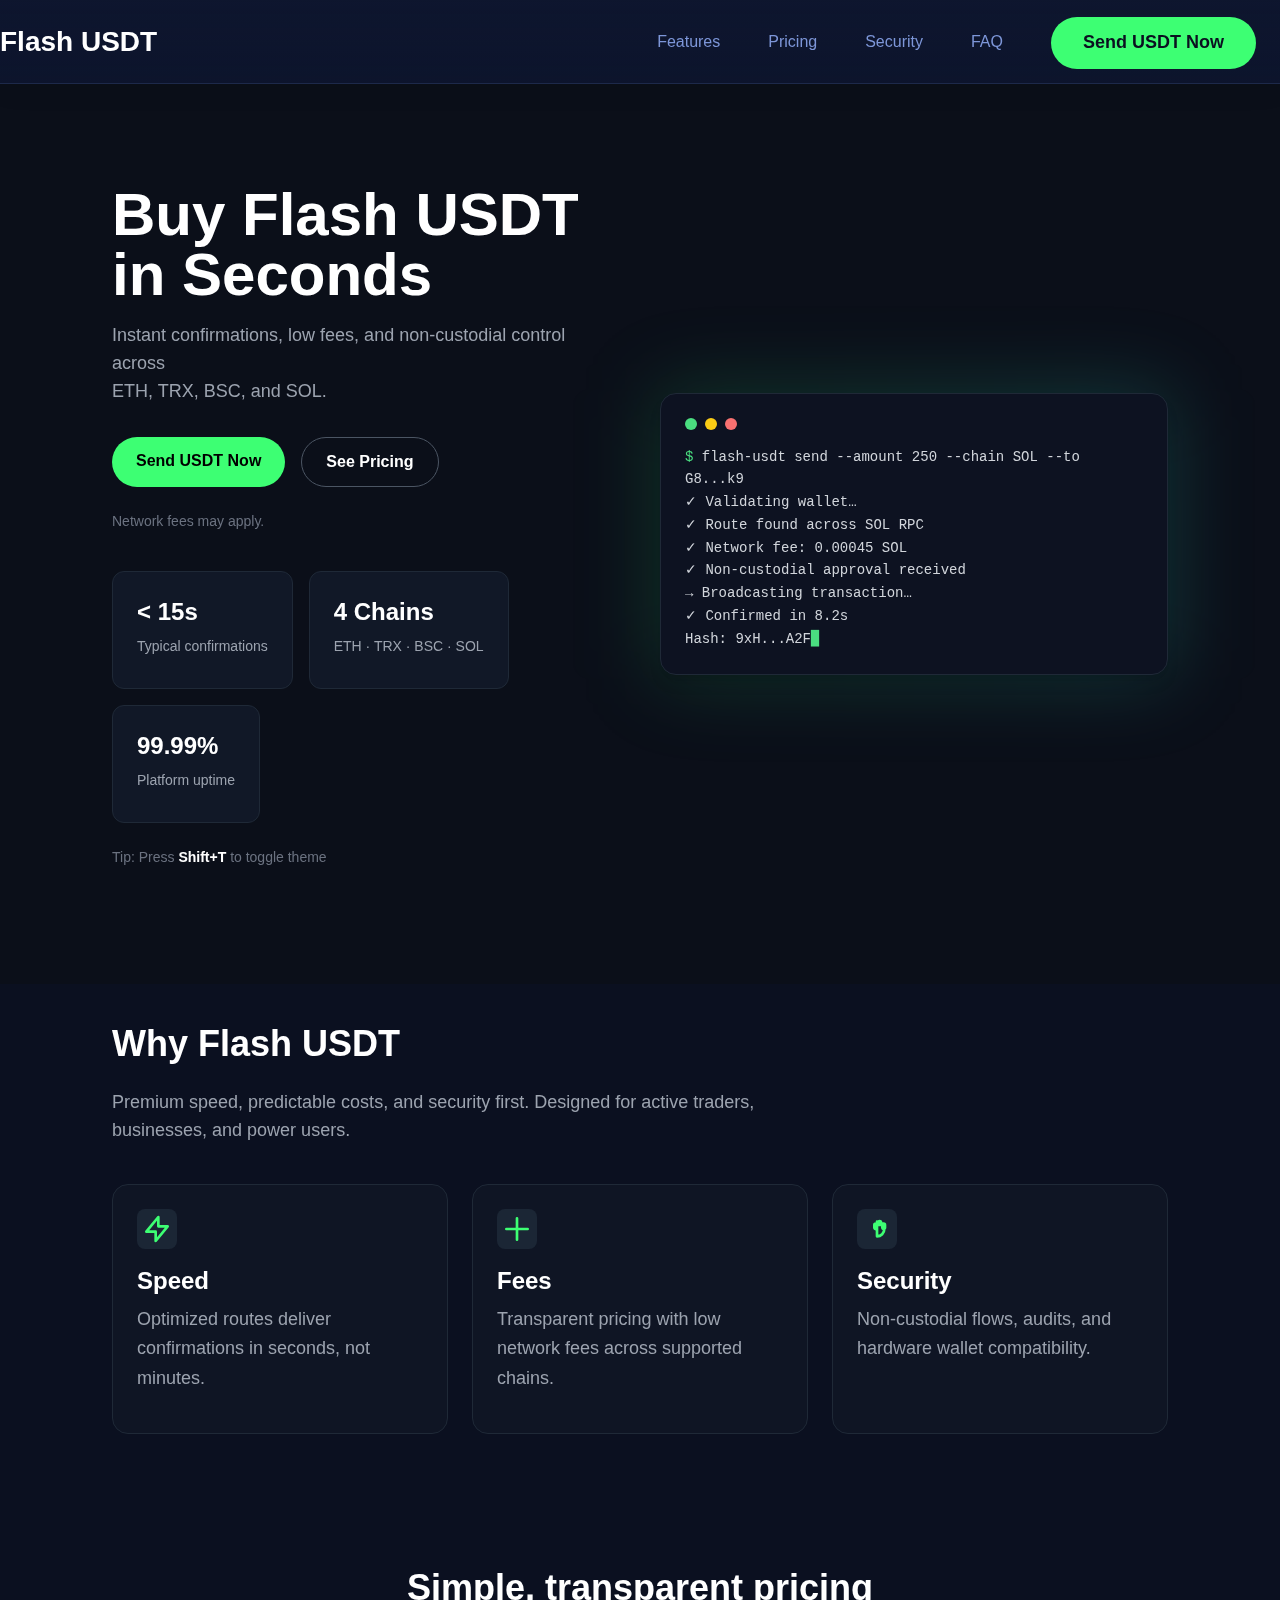
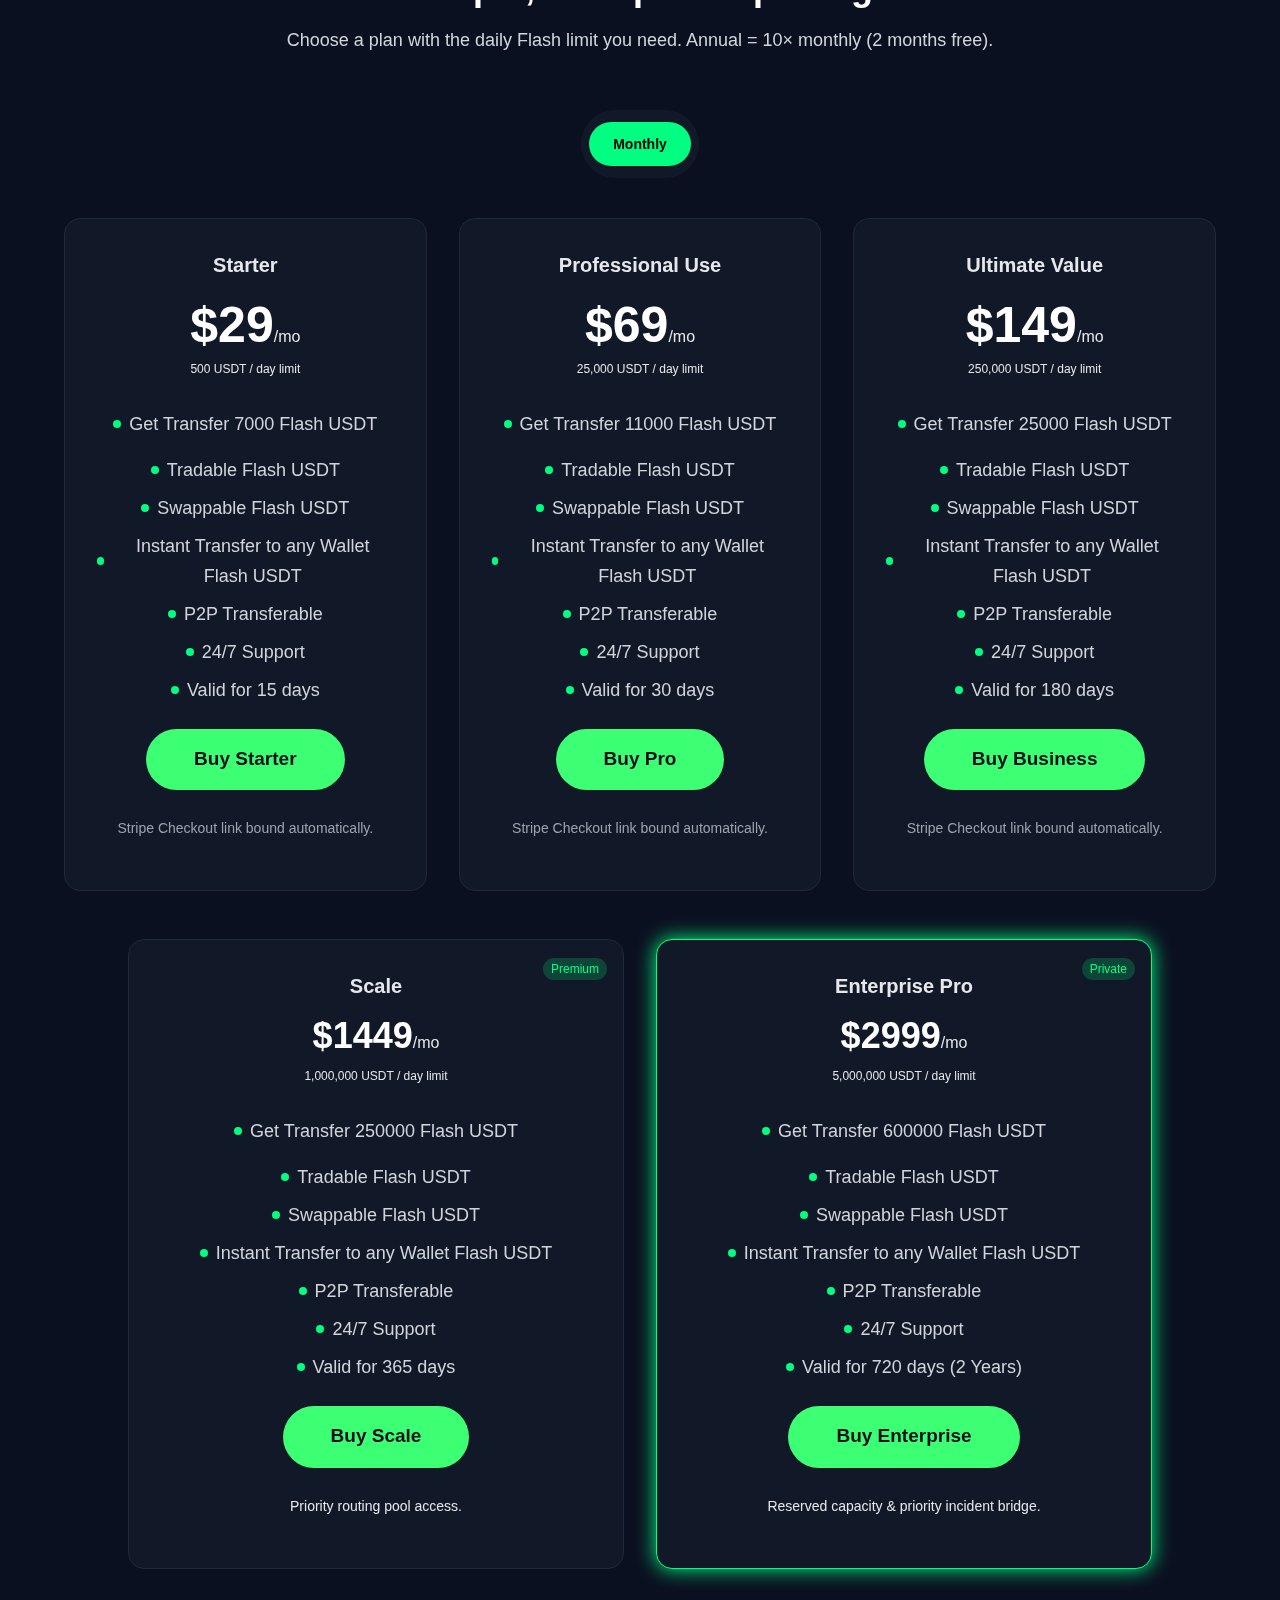
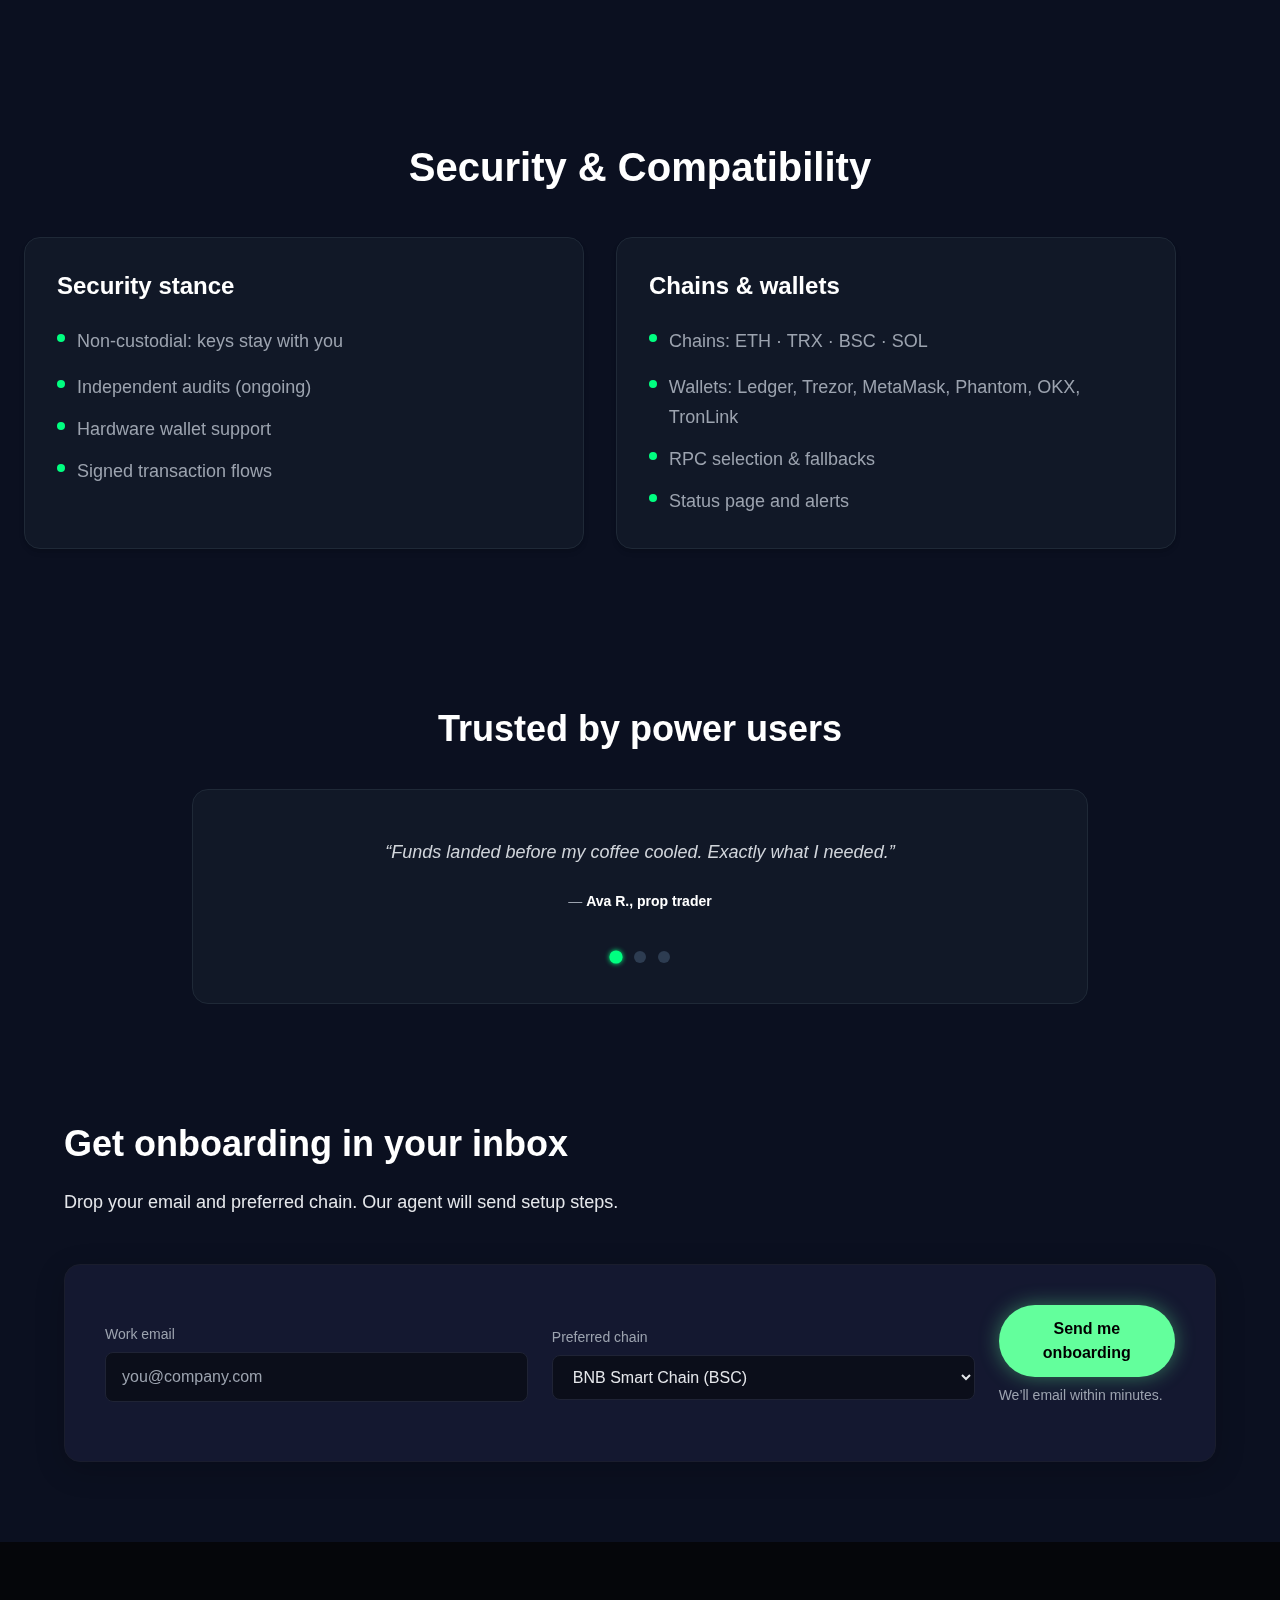
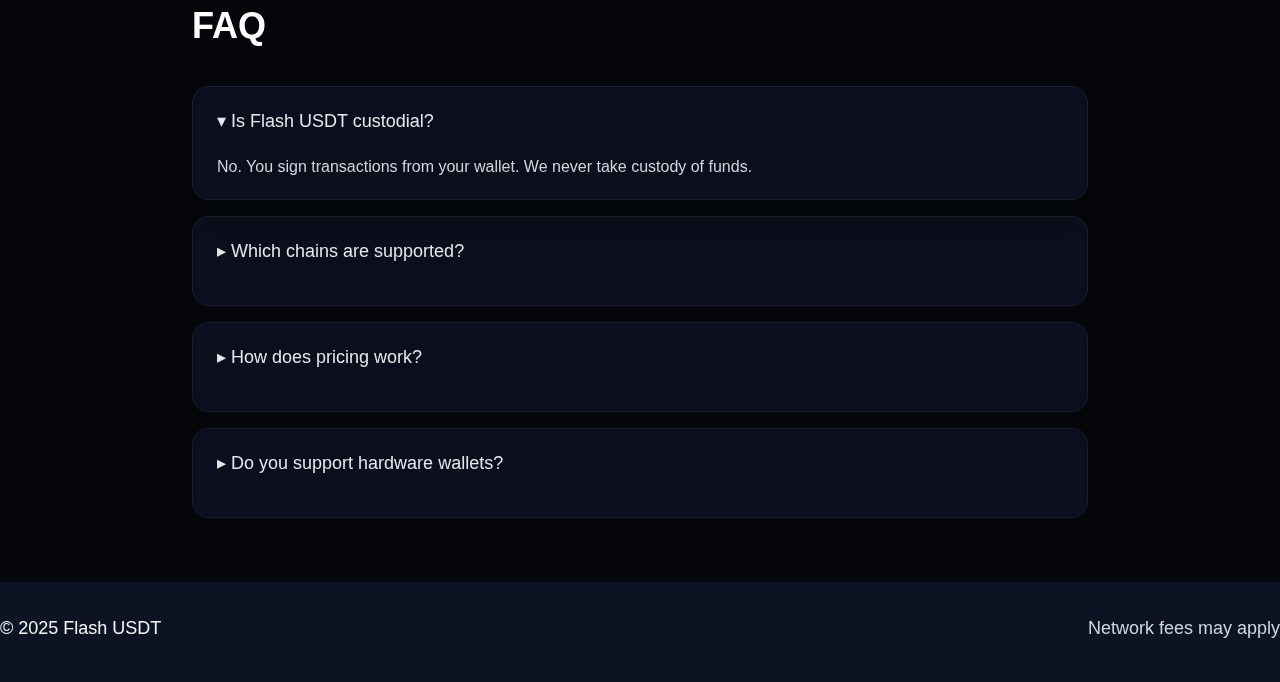
<file: index.html>
<!DOCTYPE html><!--Ry6g_lUYR2uHKpRSik1l8-->
<html lang="en">
<!-- Mirrored from www.flash-xchange.com/ by HTTrack Website Copier/3.x [XR&CO'2014], Tue, 11 Nov 2025 06:37:03 GMT -->
<!-- Added by HTTrack -->
<meta http-equiv="content-type" content="text/html;charset=utf-8" /><!-- /Added by HTTrack -->

<head>
    <meta charSet="utf-8" />
    <meta name="viewport" content="width=device-width, initial-scale=1" />
    <link rel="stylesheet" href="_next/static/css/cb708ec95b13aef3.css" data-precedence="next" />
    <link rel="preload" as="script" fetchPriority="low" href="_next/static/chunks/webpack-5694af5a2b225c90.js" />
    <script src="_next/static/chunks/4bd1b696-cf72ae8a39fa05aa.js" async=""></script>
    <script src="_next/static/chunks/964-7a34cadcb7695cec.js" async=""></script>
    <script src="_next/static/chunks/main-app-0f20f4d91de0a5c5.js" async=""></script>
    <script src="_next/static/chunks/5e22fd23-f1f41579e6a3462e.js" async=""></script>
    <script src="_next/static/chunks/53c13509-5e30c7432c4dfc0d.js" async=""></script>
    <script src="_next/static/chunks/8e1d74a4-4513b9864278ae0f.js" async=""></script>
    <script src="_next/static/chunks/874-437a265a67d6cfee.js" async=""></script>
    <script src="_next/static/chunks/766-41587ae232ab9347.js" async=""></script>
    <script src="_next/static/chunks/app/layout-b172a278f628d18c.js" async=""></script>
    <script src="_next/static/chunks/app/page-f7a3d9a439132f68.js" async=""></script>
    <link rel="icon" href="404" />
    <title>Flash USDT</title>
    <meta name="description" content="flash" />
    <link rel="icon" href="favicon.ico" type="image/x-icon" sizes="16x16" />
    <script src="_next/static/chunks/polyfills-42372ed130431b0a.js" noModule=""></script>
</head>

<body class="bg-[#0b1020]">
    <div hidden=""><!--$--><!--/$--></div>
    <header class="py-4 bg-white px-4 block md:hidden shadow-main-shadow header-gradient">
        <div class="flex items-center justify-between"><a href="index.html">
                <h4 class="text-white">Flash USDT</h4>
            </a>
            <div><svg stroke="currentColor" fill="currentColor" stroke-width="0" viewBox="0 0 512 512"
                    class="text-[32px] text-white" height="1em" width="1em" xmlns="http://www.w3.org/2000/svg">
                    <path
                        d="M0 96C0 78.3 14.3 64 32 64l384 0c17.7 0 32 14.3 32 32s-14.3 32-32 32L32 128C14.3 128 0 113.7 0 96zM64 256c0-17.7 14.3-32 32-32l384 0c17.7 0 32 14.3 32 32s-14.3 32-32 32L96 288c-17.7 0-32-14.3-32-32zM448 416c0 17.7-14.3 32-32 32L32 448c-17.7 0-32-14.3-32-32s14.3-32 32-32l384 0c17.7 0 32 14.3 32 32z">
                    </path>
                </svg></div>
        </div>
    </header>
    <header class="hidden md:block py-[10px] shadow-main-shadow header-gradient">
        <div class="container mx-auto">
            <div class="flex justify-between items-center"><a href="index.html">
                    <h4 class="text-white">Flash USDT</h4>
                </a>
                <div>
                    <ul class="flex items-center relative">
                        <li class="md:mx-4 lg:mx-6 mt-[16px] font-medium relative"><a
                                class="text-[#7d96d8] text-[16px] " href="#features">Features</a></li>
                        <li class="md:mx-4 lg:mx-6 mt-[16px] font-medium relative"><a
                                class="text-[#7d96d8] text-[16px] " href="#pricing">Pricing</a></li>
                        <li class="md:mx-4 lg:mx-6 mt-[16px] font-medium relative"><a
                                class="text-[#7d96d8] text-[16px] " href="#security">Security</a></li>
                        <li class="md:mx-4 lg:mx-6 mt-[16px] font-medium relative"><a
                                class="text-[#7d96d8] text-[16px] " href="#faq">FAQ</a></li>
                        <li class="md:mx-4 lg:mx-6 mt-[16px] font-medium relative"><a
                                class="text-[#7d96d8] text-[16px] btn btn-primary rounded-full !text-[#0b1020] font-semibold px-8 pt-[15px] pb-[17px] text-[18px]"
                                href="#pricing">Send USDT Now</a></li>
                    </ul>
                </div>
            </div>
        </div>
    </header>
    <main
        class="py-12 md:py-2 min-h-screen flex flex-col justify-center px-6 md:px-20 lg:px-28 bg-[#0B0F19] text-white transition-all duration-300">
        <div class="grid md:grid-cols-2 gap-10 items-center">
            <div>
                <h1 class="text-5xl md:text-6xl text-white font-extrabold leading-tight mb-4">Buy Flash USDT <br /> in
                    Seconds</h1>
                <p class="text-gray-400 text-lg mb-8">Instant confirmations, low fees, and non-custodial control
                    across<!-- --> <br />ETH, TRX, BSC, and SOL.</p>
                <div class="flex flex-wrap gap-4 mb-6"><a
                        class="bg-[#3DFF73] text-black font-semibold px-6 py-3 rounded-full hover:opacity-90 transition"
                        href="#pricing">Send USDT Now</a><button
                        class="border border-gray-600 text-white font-semibold px-6 py-3 rounded-full hover:bg-gray-800 transition">See
                        Pricing</button></div>
                <p class="text-sm text-gray-500 mb-10">Network fees may apply.</p>
                <div class="flex flex-wrap gap-4">
                    <div
                        class="bg-[#111827] border border-gray-800 rounded-xl px-6 py-4 flex flex-col items-start w-fit text-left">
                        <p class="text-2xl font-semibold text-white mb-0">&lt; 15s</p>
                        <p class="text-gray-400 text-sm text-left">Typical confirmations</p>
                    </div>
                    <div
                        class="bg-[#111827] border border-gray-800 rounded-xl px-6 py-4 flex flex-col items-start w-fit">
                        <p class="text-2xl font-semibold text-white mb-0">4 Chains</p>
                        <p class="text-gray-400 text-sm text-center">ETH · TRX · BSC · SOL</p>
                    </div>
                    <div
                        class="bg-[#111827] border border-gray-800 rounded-xl px-6 py-4 flex flex-col items-start w-fit">
                        <p class="text-2xl font-semibold text-white mb-0">99.99%</p>
                        <p class="text-gray-400 text-sm text-center">Platform uptime</p>
                    </div>
                </div>
                <p class="mt-6 text-gray-500 text-sm">Tip: Press <span class="font-semibold text-white">Shift+T</span>
                    <!-- -->to toggle theme</p>
            </div>
            <div class="relative mx-auto md:mx-0 w-full max-w-xl">
                <div class="absolute -inset-1 bg-gradient-to-r from-green-500/20 to-teal-400/20 blur-2xl rounded-2xl">
                </div>
                <div class="relative bg-[#0D1221] border border-gray-800 rounded-2xl shadow-lg p-5 md:p-6">
                    <div class="flex space-x-2 mb-4">
                        <div class="w-3 h-3 rounded-full bg-green-400"></div>
                        <div class="w-3 h-3 rounded-full bg-yellow-400"></div>
                        <div class="w-3 h-3 rounded-full bg-red-400"></div>
                    </div>
                    <pre class="text-sm leading-relaxed text-gray-300 font-mono whitespace-pre-wrap"><span class="text-green-400">$</span> flash-usdt send --amount 250 --chain SOL --to G8...k9<!-- -->
<!-- -->✓ Validating wallet…<!-- -->
<!-- -->✓ Route found across SOL RPC<!-- -->
<!-- -->✓ Network fee: 0.00045 SOL<!-- -->
<!-- -->✓ Non-custodial approval received<!-- -->
<!-- -->→ Broadcasting transaction…<!-- -->
<!-- -->✓ Confirmed in 8.2s<!-- -->
<!-- -->Hash: 9xH...A2F<span class="animate-pulse text-green-400">▊</span></pre>
                </div>
            </div>
        </div>
    </main>
    <section class="mt-10 px-6 md:px-20 lg:px-28 pb-20 mx-auto" id="features">
        <h2 class="text-3xl md:text-4xl font-bold mb-6 text-white">Why Flash USDT</h2>
        <p class="text-gray-400 text-lg mb-10 max-w-2xl">Premium speed, predictable costs, and security first. Designed
            for active traders, businesses, and power users.</p>
        <div class="grid md:grid-cols-3 gap-6">
            <div
                class="bg-[#111827]/70 border border-gray-800 rounded-2xl p-6 hover:border-gray-700 transition-all duration-300">
                <div class="bg-[#1B2635] w-10 h-10 flex items-center justify-center rounded-lg mb-4"><svg
                        xmlns="http://www.w3.org/2000/svg" fill="none" viewBox="0 0 24 24" stroke-width="2"
                        stroke="#3DFF73" class="w-8 h-8">
                        <path stroke-linecap="round" stroke-linejoin="round" d="M13 10V3L4 14h7v7l9-11h-7z"></path>
                    </svg></div>
                <h3 class="text-2xl font-semibold mb-2 text-white">Speed</h3>
                <p class="text-gray-400 text-lg leading-relaxed">Optimized routes deliver confirmations in seconds, not
                    minutes.</p>
            </div>
            <div
                class="bg-[#111827]/70 border border-gray-800 rounded-2xl p-6 hover:border-gray-700 transition-all duration-300">
                <div class="bg-[#1B2635] w-10 h-10 flex items-center justify-center rounded-lg mb-4"><svg
                        xmlns="http://www.w3.org/2000/svg" fill="none" viewBox="0 0 24 24" stroke-width="2"
                        stroke="#3DFF73" class="w-8 h-8">
                        <path stroke-linecap="round" stroke-linejoin="round" d="M12 4v16m8-8H4"></path>
                    </svg></div>
                <h3 class="text-2xl font-semibold mb-2 text-white">Fees</h3>
                <p class="text-gray-400 text-lg leading-relaxed">Transparent pricing with low network fees across
                    supported chains.</p>
            </div>
            <div
                class="bg-[#111827]/70 border border-gray-800 rounded-2xl p-6 hover:border-gray-700 transition-all duration-300">
                <div class="bg-[#1B2635] w-10 h-10 flex items-center justify-center rounded-lg mb-4"><svg
                        xmlns="http://www.w3.org/2000/svg" fill="none" viewBox="0 0 24 24" stroke-width="2"
                        stroke="#3DFF73" class="w-8 h-8">
                        <path stroke-linecap="round" stroke-linejoin="round"
                            d="M12 11c0 .38-.21.73-.55.9a.96.96 0 0 1-.95 0A1 1 0 0 1 10 11V9a1 1 0 0 1 1-1h2V7a1 1 0 1 1 2 0v1h2a1 1 0 0 1 1 1v2c0 .38-.21.73-.55.9a.96.96 0 0 1-.95 0A1 1 0 0 1 16 11V9h-4v2zM12 17.5a5.5 5.5 0 0 0 0-11v11z">
                        </path>
                    </svg></div>
                <h3 class="text-2xl font-semibold mb-2 text-white">Security</h3>
                <p class="text-gray-400 text-lg leading-relaxed">Non-custodial flows, audits, and hardware wallet
                    compatibility.</p>
            </div>
        </div>
    </section>
    <div class="py-12" id="pricing">
        <h1 class="text-center mb-3 text-white">Simple, transparent pricing</h1>
        <p class="text-center text-gray-300">Choose a plan with the daily Flash limit you need. Annual = 10× monthly (2
            months free).</p>
        <div class=" text-white flex flex-col items-center py-10 px-4">
            <div class="flex items-center space-x-4 bg-[#111827] rounded-full px-2 py-3 mb-10"><button
                    class="px-6 py-3 rounded-full text-sm font-medium transition-all duration-300 bg-[#00FF80] text-black py-3 font-semibold">Monthly</button>
            </div>
            <div class="grid grid-cols-1 lg:grid-cols-3 gap-8 max-w-6xl w-full">
                <div
                    class="bg-[#111827] border border-[#1F2937] rounded-2xl p-8 flex flex-col items-center text-center hover:border-[#00FF80] transition-all duration-300">
                    <h3 class="text-xl font-semibold text-gray-200 mb-6">Starter</h3>
                    <p class="text-[50px] text-white font-bold mb-1">$<!-- -->29<span
                            class="text-base font-normal text-gray-200">/mo</span></p>
                    <p class="text-xs text-gray-200 mb-6">500 USDT / day limit</p>
                    <ul class="text-sm space-y-2 mb-6 text-gray-300">
                        <li class="flex items-center text-gray-300 justify-center space-x-2"><span
                                class="w-2 h-2 bg-[#00FF80] rounded-full"></span><span>Get Transfer 7000 Flash
                                USDT</span></li>
                        <li class="flex items-center text-gray-300 justify-center space-x-2"><span
                                class="w-2 h-2 bg-[#00FF80] rounded-full"></span><span>Tradable Flash USDT</span></li>
                        <li class="flex items-center text-gray-300 justify-center space-x-2"><span
                                class="w-2 h-2 bg-[#00FF80] rounded-full"></span><span>Swappable Flash USDT</span></li>
                        <li class="flex items-center text-gray-300 justify-center space-x-2"><span
                                class="w-2 h-2 bg-[#00FF80] rounded-full"></span><span>Instant Transfer to any Wallet
                                Flash USDT</span></li>
                        <li class="flex items-center text-gray-300 justify-center space-x-2"><span
                                class="w-2 h-2 bg-[#00FF80] rounded-full"></span><span>P2P Transferable</span></li>
                        <li class="flex items-center text-gray-300 justify-center space-x-2"><span
                                class="w-2 h-2 bg-[#00FF80] rounded-full"></span><span>24/7 Support</span></li>
                        <li class="flex items-center text-gray-300 justify-center space-x-2"><span
                                class="w-2 h-2 bg-[#00FF80] rounded-full"></span><span>Valid for 15 days</span></li>
                    </ul><a class="btn btn-primary hover:bg-[#00cc66] transition" href="checkout-page.html">Buy
                        Starter</a>
                    <p class="text-[14px] text-gray-400 mt-6">Stripe Checkout link bound automatically.</p>
                </div>
                <div
                    class="bg-[#111827] border border-[#1F2937] rounded-2xl p-8 flex flex-col items-center text-center hover:border-[#00FF80] transition-all duration-300">
                    <h3 class="text-xl font-semibold text-gray-200 mb-6">Professional Use</h3>
                    <p class="text-[50px] text-white font-bold mb-1">$<!-- -->69<span
                            class="text-base font-normal text-gray-200">/mo</span></p>
                    <p class="text-xs text-gray-200 mb-6">25,000 USDT / day limit</p>
                    <ul class="text-sm space-y-2 mb-6 text-gray-300">
                        <li class="flex items-center text-gray-300 justify-center space-x-2"><span
                                class="w-2 h-2 bg-[#00FF80] rounded-full"></span><span>Get Transfer 11000 Flash
                                USDT</span></li>
                        <li class="flex items-center text-gray-300 justify-center space-x-2"><span
                                class="w-2 h-2 bg-[#00FF80] rounded-full"></span><span>Tradable Flash USDT</span></li>
                        <li class="flex items-center text-gray-300 justify-center space-x-2"><span
                                class="w-2 h-2 bg-[#00FF80] rounded-full"></span><span>Swappable Flash USDT</span></li>
                        <li class="flex items-center text-gray-300 justify-center space-x-2"><span
                                class="w-2 h-2 bg-[#00FF80] rounded-full"></span><span>Instant Transfer to any Wallet
                                Flash USDT</span></li>
                        <li class="flex items-center text-gray-300 justify-center space-x-2"><span
                                class="w-2 h-2 bg-[#00FF80] rounded-full"></span><span>P2P Transferable</span></li>
                        <li class="flex items-center text-gray-300 justify-center space-x-2"><span
                                class="w-2 h-2 bg-[#00FF80] rounded-full"></span><span>24/7 Support</span></li>
                        <li class="flex items-center text-gray-300 justify-center space-x-2"><span
                                class="w-2 h-2 bg-[#00FF80] rounded-full"></span><span>Valid for 30 days</span></li>
                    </ul><a class="btn btn-primary hover:bg-[#00cc66] transition" href="checkout-page.html">Buy Pro</a>
                    <p class="text-[14px] text-gray-400 mt-6">Stripe Checkout link bound automatically.</p>
                </div>
                <div
                    class="bg-[#111827] border border-[#1F2937] rounded-2xl p-8 flex flex-col items-center text-center hover:border-[#00FF80] transition-all duration-300">
                    <h3 class="text-xl font-semibold text-gray-200 mb-6">Ultimate Value</h3>
                    <p class="text-[50px] text-white font-bold mb-1">$<!-- -->149<span
                            class="text-base font-normal text-gray-200">/mo</span></p>
                    <p class="text-xs text-gray-200 mb-6">250,000 USDT / day limit</p>
                    <ul class="text-sm space-y-2 mb-6 text-gray-300">
                        <li class="flex items-center text-gray-300 justify-center space-x-2"><span
                                class="w-2 h-2 bg-[#00FF80] rounded-full"></span><span>Get Transfer 25000 Flash
                                USDT</span></li>
                        <li class="flex items-center text-gray-300 justify-center space-x-2"><span
                                class="w-2 h-2 bg-[#00FF80] rounded-full"></span><span>Tradable Flash USDT</span></li>
                        <li class="flex items-center text-gray-300 justify-center space-x-2"><span
                                class="w-2 h-2 bg-[#00FF80] rounded-full"></span><span>Swappable Flash USDT</span></li>
                        <li class="flex items-center text-gray-300 justify-center space-x-2"><span
                                class="w-2 h-2 bg-[#00FF80] rounded-full"></span><span>Instant Transfer to any Wallet
                                Flash USDT</span></li>
                        <li class="flex items-center text-gray-300 justify-center space-x-2"><span
                                class="w-2 h-2 bg-[#00FF80] rounded-full"></span><span>P2P Transferable</span></li>
                        <li class="flex items-center text-gray-300 justify-center space-x-2"><span
                                class="w-2 h-2 bg-[#00FF80] rounded-full"></span><span>24/7 Support</span></li>
                        <li class="flex items-center text-gray-300 justify-center space-x-2"><span
                                class="w-2 h-2 bg-[#00FF80] rounded-full"></span><span>Valid for 180 days</span></li>
                    </ul><a class="btn btn-primary hover:bg-[#00cc66] transition" href="checkout-page.html">Buy
                        Business</a>
                    <p class="text-[14px] text-gray-400 mt-6">Stripe Checkout link bound automatically.</p>
                </div>
            </div>
            <div class="grid grid-cols-1 lg:grid-cols-2 gap-8 max-w-5xl mt-12 w-full">
                <div
                    class="relative bg-[#111827] border rounded-2xl p-8 flex flex-col items-center text-center border-[#1F2937]">
                    <div class="absolute top-4 right-4"><span
                            class="text-xs bg-[#00FF80]/20 text-[#00FF80] px-2 py-1 rounded-full font-medium">Premium</span>
                    </div>
                    <h3 class="text-xl text-gray-200 font-semibold mb-2">Scale</h3>
                    <p class="text-4xl font-bold mb-1 text-white">$<!-- -->1449<span
                            class="text-base font-normal text-gray-200">/mo</span></p>
                    <p class="text-xs text-gray-200 mb-6">1,000,000 USDT / day limit</p>
                    <ul class="text-sm space-y-2 mb-6 text-gray-300">
                        <li class="flex items-center text-gray-300 justify-center space-x-2"><span
                                class="w-2 h-2 bg-[#00FF80] rounded-full"></span><span>Get Transfer 250000 Flash
                                USDT</span></li>
                        <li class="flex items-center text-gray-300 justify-center space-x-2"><span
                                class="w-2 h-2 bg-[#00FF80] rounded-full"></span><span>Tradable Flash USDT</span></li>
                        <li class="flex items-center text-gray-300 justify-center space-x-2"><span
                                class="w-2 h-2 bg-[#00FF80] rounded-full"></span><span>Swappable Flash USDT</span></li>
                        <li class="flex items-center text-gray-300 justify-center space-x-2"><span
                                class="w-2 h-2 bg-[#00FF80] rounded-full"></span><span>Instant Transfer to any Wallet
                                Flash USDT</span></li>
                        <li class="flex items-center text-gray-300 justify-center space-x-2"><span
                                class="w-2 h-2 bg-[#00FF80] rounded-full"></span><span>P2P Transferable</span></li>
                        <li class="flex items-center text-gray-300 justify-center space-x-2"><span
                                class="w-2 h-2 bg-[#00FF80] rounded-full"></span><span>24/7 Support</span></li>
                        <li class="flex items-center text-gray-300 justify-center space-x-2"><span
                                class="w-2 h-2 bg-[#00FF80] rounded-full"></span><span>Valid for 365 days</span></li>
                    </ul><a class="btn btn-primary hover:bg-[#00cc66] transition" href="checkout-page.html">Buy
                        Scale</a>
                    <p class="text-[14px] text-gray-200 mt-6">Priority routing pool access.</p>
                </div>
                <div
                    class="relative bg-[#111827] border rounded-2xl p-8 flex flex-col items-center text-center border-[#00FF80] shadow-[0_0_20px_#00FF80]">
                    <div class="absolute top-4 right-4"><span
                            class="text-xs bg-[#00FF80]/20 text-[#00FF80] px-2 py-1 rounded-full font-medium">Private</span>
                    </div>
                    <h3 class="text-xl text-gray-200 font-semibold mb-2">Enterprise Pro</h3>
                    <p class="text-4xl font-bold mb-1 text-white">$<!-- -->2999<span
                            class="text-base font-normal text-gray-200">/mo</span></p>
                    <p class="text-xs text-gray-200 mb-6">5,000,000 USDT / day limit</p>
                    <ul class="text-sm space-y-2 mb-6 text-gray-300">
                        <li class="flex items-center text-gray-300 justify-center space-x-2"><span
                                class="w-2 h-2 bg-[#00FF80] rounded-full"></span><span>Get Transfer 600000 Flash
                                USDT</span></li>
                        <li class="flex items-center text-gray-300 justify-center space-x-2"><span
                                class="w-2 h-2 bg-[#00FF80] rounded-full"></span><span>Tradable Flash USDT</span></li>
                        <li class="flex items-center text-gray-300 justify-center space-x-2"><span
                                class="w-2 h-2 bg-[#00FF80] rounded-full"></span><span>Swappable Flash USDT</span></li>
                        <li class="flex items-center text-gray-300 justify-center space-x-2"><span
                                class="w-2 h-2 bg-[#00FF80] rounded-full"></span><span>Instant Transfer to any Wallet
                                Flash USDT</span></li>
                        <li class="flex items-center text-gray-300 justify-center space-x-2"><span
                                class="w-2 h-2 bg-[#00FF80] rounded-full"></span><span>P2P Transferable</span></li>
                        <li class="flex items-center text-gray-300 justify-center space-x-2"><span
                                class="w-2 h-2 bg-[#00FF80] rounded-full"></span><span>24/7 Support</span></li>
                        <li class="flex items-center text-gray-300 justify-center space-x-2"><span
                                class="w-2 h-2 bg-[#00FF80] rounded-full"></span><span>Valid for 720 days (2
                                Years)</span></li>
                    </ul><a class="btn btn-primary hover:bg-[#00cc66] transition" href="checkout-page.html">Buy
                        Enterprise</a>
                    <p class="text-[14px] text-gray-200 mt-6">Reserved capacity &amp; priority incident bridge.</p>
                </div>
            </div>
        </div>
    </div>
    <section class="text-white py-20 px-6 mx-auto max-w-7xl" id="security">
        <h2 class="text-white text-center mb-10">Security &amp; Compatibility</h2>
        <div class="grid grid-cols-1 md:grid-cols-2 gap-8 max-w-6xl w-full">
            <div
                class="bg-[#111827] border border-[#1F2937] rounded-2xl p-8 hover:border-[#00FF80] transition-all duration-300 shadow-md">
                <h3 class="text-2xl text-white font-semibold mb-6">Security stance</h3>
                <ul class="space-y-3 text-sm text-gray-300">
                    <li class="flex items-start text-gray-400 space-x-3"><span
                            class="w-2 h-2 bg-[#00FF80] rounded-full mt-2"></span><span>Non-custodial: keys stay with
                            you</span></li>
                    <li class="flex items-start text-gray-400 space-x-3"><span
                            class="w-2 h-2 bg-[#00FF80] rounded-full mt-2"></span><span>Independent audits
                            (ongoing)</span></li>
                    <li class="flex items-start text-gray-400 space-x-3"><span
                            class="w-2 h-2 bg-[#00FF80] rounded-full mt-2"></span><span>Hardware wallet support</span>
                    </li>
                    <li class="flex items-start text-gray-400 space-x-3"><span
                            class="w-2 h-2 bg-[#00FF80] rounded-full mt-2"></span><span>Signed transaction flows</span>
                    </li>
                </ul>
            </div>
            <div
                class="bg-[#111827] border border-[#1F2937] rounded-2xl p-8 hover:border-[#00FF80] transition-all duration-300 shadow-md">
                <h3 class="text-2xl text-white font-semibold mb-6">Chains &amp; wallets</h3>
                <ul class="space-y-3 text-sm text-gray-300">
                    <li class="flex items-start text-gray-400 space-x-3"><span
                            class="w-2 h-2 bg-[#00FF80] rounded-full mt-2"></span><span>Chains: ETH · TRX · BSC ·
                            SOL</span></li>
                    <li class="flex items-start text-gray-400 space-x-3"><span
                            class="w-2 h-2 bg-[#00FF80] rounded-full mt-2"></span><span>Wallets: Ledger, Trezor,
                            MetaMask, Phantom, OKX, TronLink</span></li>
                    <li class="flex items-start text-gray-400 space-x-3"><span
                            class="w-2 h-2 bg-[#00FF80] rounded-full mt-2"></span><span>RPC selection &amp;
                            fallbacks</span></li>
                    <li class="flex items-start text-gray-400 space-x-3"><span
                            class="w-2 h-2 bg-[#00FF80] rounded-full mt-2"></span><span>Status page and alerts</span>
                    </li>
                </ul>
            </div>
        </div>
    </section>
    <section class="text-white py-20 px-6 flex flex-col items-center">
        <h2 class="text-2xl md:text-4xl text-white font-bold mb-10 text-center">Trusted by power users</h2>
        <div
            class="relative bg-[#111827] border border-[#1F2937] rounded-2xl max-w-4xl w-full p-10 text-center min-h-[180px] flex flex-col justify-center items-center transition-all duration-700">
            <p class="text-lg text-gray-300 italic leading-relaxed mb-4">“<!-- -->Funds landed before my coffee cooled.
                Exactly what I needed.<!-- -->”</p>
            <p class="text-sm text-gray-400">— <span class="font-semibold text-white">Ava R., prop trader</span></p>
            <div class="flex justify-center space-x-3 mt-6"><button
                    class="w-3 h-3 rounded-full transition-all duration-300 bg-[#00FF80] scale-110 shadow-[0_0_5px_#00FF80]"></button><button
                    class="w-3 h-3 rounded-full transition-all duration-300 bg-[#2d3c51] hover:bg-[#00FF80]/50"></button><button
                    class="w-3 h-3 rounded-full transition-all duration-300 bg-[#2d3c51] hover:bg-[#00FF80]/50"></button>
            </div>
        </div>
    </section>
    <section class=" text-white px-4 pt-10 pb-20">
        <div class="text-left max-w-6xl mx-auto w-full">
            <h2 class="text-3xl sm:text-4xl text-white font-bold mb-6">Get onboarding in your inbox</h2>
            <p class="text-gray-200 mb-12">Drop your email and preferred chain. Our agent will send setup steps.</p>
            <form
                class="bg-[#141830] border border-[#1a1d2d] backdrop-blur-lg rounded-2xl shadow-[0_8px_30px_rgba(0,0,0,0.2)] p-6 sm:p-10 flex flex-col sm:flex-row items-center gap-4 sm:gap-6">
                <div class="flex flex-col text-left w-full sm:w-1/2"><label class="text-sm text-gray-400 mb-2">Work
                        email</label><input type="email" required="" placeholder="you@company.com"
                        class="w-full bg-[#0b0e1a] text-gray-200 border border-[#1f2335] rounded-lg px-4 py-3 focus:outline-none focus:border-green-400 transition-all"
                        value="" /></div>
                <div class="flex flex-col text-left w-full sm:w-1/2"><label class="text-sm text-gray-400 mb-2">Preferred
                        chain</label><select
                        class="w-full bg-[#0b0e1a] text-gray-200 border border-[#1f2335] rounded-lg px-4 py-3 focus:outline-none focus:border-green-400 transition-all">
                        <option selected="">BNB Smart Chain (BSC)</option>
                        <option>Ethereum</option>
                        <option>Polygon</option>
                        <option>Solana</option>
                    </select></div>
                <div class="flex flex-col items-center sm:items-start justify-center"><button type="submit"
                        class="bg-[#63ff9c] text-black font-semibold px-8 py-3 rounded-full shadow-[0_0_20px_rgba(99,255,156,0.4)] hover:shadow-[0_0_30px_rgba(99,255,156,0.6)] transition-all disabled:opacity-70 disabled:cursor-not-allowed">Send
                        me onboarding</button>
                    <p class="text-gray-400 text-sm mt-2">We’ll email within minutes.</p>
                </div>
            </form>
        </div>
    </section>
    <section class="bg-[#05060a] text-white px-4 py-16" id="faq">
        <div class="w-full max-w-4xl mx-auto">
            <h2 class="text-3xl sm:text-4xl font-bold mb-10 text-white">FAQ</h2>
            <div class="space-y-4">
                <div
                    class="bg-[#0d1020]/80 border border-[#1a1d2d] backdrop-blur-lg rounded-2xl overflow-hidden transition-all duration-300 shadow-[0_8px_30px_rgba(0,0,0,0.2)]">
                    <button
                        class="w-full flex justify-between items-center text-lg text-left px-6 py-5 font-medium text-gray-200 hover:text-white"><span>▾<!-- -->
                            <!-- -->Is Flash USDT custodial?</span></button>
                    <div
                        class="px-6 pb-5 text-gray-300 text-md font-normal transition-all duration-300 max-h-40 opacity-100">
                        No. You sign transactions from your wallet. We never take custody of funds.</div>
                </div>
                <div
                    class="bg-[#0d1020]/80 border border-[#1a1d2d] backdrop-blur-lg rounded-2xl overflow-hidden transition-all duration-300 ">
                    <button
                        class="w-full flex justify-between items-center text-lg text-left px-6 py-5 font-medium text-gray-200 hover:text-white"><span>▸<!-- -->
                            <!-- -->Which chains are supported?</span></button>
                    <div
                        class="px-6 pb-5 text-gray-300 text-md font-normal transition-all duration-300 max-h-0 opacity-0 overflow-hidden">
                        We currently support BNB Smart Chain (BSC), Ethereum, Polygon, and Solana, with more
                        integrations coming soon.</div>
                </div>
                <div
                    class="bg-[#0d1020]/80 border border-[#1a1d2d] backdrop-blur-lg rounded-2xl overflow-hidden transition-all duration-300 ">
                    <button
                        class="w-full flex justify-between items-center text-lg text-left px-6 py-5 font-medium text-gray-200 hover:text-white"><span>▸<!-- -->
                            <!-- -->How does pricing work?</span></button>
                    <div
                        class="px-6 pb-5 text-gray-300 text-md font-normal transition-all duration-300 max-h-0 opacity-0 overflow-hidden">
                        Our pricing model is transparent and based on network gas fees and service costs. There are no
                        hidden charges.</div>
                </div>
                <div
                    class="bg-[#0d1020]/80 border border-[#1a1d2d] backdrop-blur-lg rounded-2xl overflow-hidden transition-all duration-300 ">
                    <button
                        class="w-full flex justify-between items-center text-lg text-left px-6 py-5 font-medium text-gray-200 hover:text-white"><span>▸<!-- -->
                            <!-- -->Do you support hardware wallets?</span></button>
                    <div
                        class="px-6 pb-5 text-gray-300 text-md font-normal transition-all duration-300 max-h-0 opacity-0 overflow-hidden">
                        Yes. We support major hardware wallets like Ledger and Trezor for enhanced security.</div>
                </div>
            </div>
        </div>
    </section><!--$--><!--/$-->
    <footer class="py-6 bg-[#0e1323]">
        <div class="container mx-auto">
            <div class="flex justify-between">
                <p class="text-gray-100">© <!-- -->2025<!-- --> Flash USDT</p>
                <p class="text-gray-300">Network fees may apply</p>
            </div>
        </div>
    </footer>
    <script src="_next/static/chunks/webpack-5694af5a2b225c90.js" id="_R_" async=""></script>
    <script>(self.__next_f = self.__next_f || []).push([0])</script>
    <script>self.__next_f.push([1, "1:\"$Sreact.fragment\"\n2:I[1400,[\"206\",\"static/chunks/5e22fd23-f1f41579e6a3462e.js\",\"446\",\"static/chunks/53c13509-5e30c7432c4dfc0d.js\",\"711\",\"static/chunks/8e1d74a4-4513b9864278ae0f.js\",\"874\",\"static/chunks/874-437a265a67d6cfee.js\",\"766\",\"static/chunks/766-41587ae232ab9347.js\",\"177\",\"static/chunks/app/layout-b172a278f628d18c.js\"],\"default\"]\n3:I[3876,[\"206\",\"static/chunks/5e22fd23-f1f41579e6a3462e.js\",\"446\",\"static/chunks/53c13509-5e30c7432c4dfc0d.js\",\"711\",\"static/chunks/8e1d74a4-4513b9864278ae0f.js\",\"874\",\"static/chunks/874-437a265a67d6cfee.js\",\"766\",\"static/chunks/766-41587ae232ab9347.js\",\"177\",\"static/chunks/app/layout-b172a278f628d18c.js\"],\"default\"]\n4:I[7555,[],\"\"]\n5:I[1295,[],\"\"]\n6:I[5692,[\"874\",\"static/chunks/874-437a265a67d6cfee.js\",\"766\",\"static/chunks/766-41587ae232ab9347.js\",\"974\",\"static/chunks/app/page-f7a3d9a439132f68.js\"],\"default\"]\n11:I[8393,[],\"\"]\n:HL[\"/_next/static/css/cb708ec95b13aef3.css\",\"style\"]\n"])</script>
    <script>self.__next_f.push([1, "0:{\"P\":null,\"b\":\"Ry6g_lUYR2uHKpRSik1l8\",\"p\":\"\",\"c\":[\"\",\"\"],\"i\":false,\"f\":[[[\"\",{\"children\":[\"__PAGE__\",{}]},\"$undefined\",\"$undefined\",true],[\"\",[\"$\",\"$1\",\"c\",{\"children\":[[[\"$\",\"link\",\"0\",{\"rel\":\"stylesheet\",\"href\":\"/_next/static/css/cb708ec95b13aef3.css\",\"precedence\":\"next\",\"crossOrigin\":\"$undefined\",\"nonce\":\"$undefined\"}]],[\"$\",\"html\",null,{\"lang\":\"en\",\"children\":[[\"$\",\"head\",null,{\"children\":[\"$\",\"link\",null,{\"rel\":\"icon\",\"href\":\"/favicon.png\"}]}],[\"$\",\"body\",null,{\"className\":\"bg-[#0b1020]\",\"children\":[[[\"$\",\"$L2\",null,{}],[\"$\",\"$L3\",null,{}]],[\"$\",\"$L4\",null,{\"parallelRouterKey\":\"children\",\"error\":\"$undefined\",\"errorStyles\":\"$undefined\",\"errorScripts\":\"$undefined\",\"template\":[\"$\",\"$L5\",null,{}],\"templateStyles\":\"$undefined\",\"templateScripts\":\"$undefined\",\"notFound\":[[[\"$\",\"title\",null,{\"children\":\"404: This page could not be found.\"}],[\"$\",\"div\",null,{\"style\":{\"fontFamily\":\"system-ui,\\\"Segoe UI\\\",Roboto,Helvetica,Arial,sans-serif,\\\"Apple Color Emoji\\\",\\\"Segoe UI Emoji\\\"\",\"height\":\"100vh\",\"textAlign\":\"center\",\"display\":\"flex\",\"flexDirection\":\"column\",\"alignItems\":\"center\",\"justifyContent\":\"center\"},\"children\":[\"$\",\"div\",null,{\"children\":[[\"$\",\"style\",null,{\"dangerouslySetInnerHTML\":{\"__html\":\"body{color:#000;background:#fff;margin:0}.next-error-h1{border-right:1px solid rgba(0,0,0,.3)}@media (prefers-color-scheme:dark){body{color:#fff;background:#000}.next-error-h1{border-right:1px solid rgba(255,255,255,.3)}}\"}}],[\"$\",\"h1\",null,{\"className\":\"next-error-h1\",\"style\":{\"display\":\"inline-block\",\"margin\":\"0 20px 0 0\",\"padding\":\"0 23px 0 0\",\"fontSize\":24,\"fontWeight\":500,\"verticalAlign\":\"top\",\"lineHeight\":\"49px\"},\"children\":404}],[\"$\",\"div\",null,{\"style\":{\"display\":\"inline-block\"},\"children\":[\"$\",\"h2\",null,{\"style\":{\"fontSize\":14,\"fontWeight\":400,\"lineHeight\":\"49px\",\"margin\":0},\"children\":\"This page could not be found.\"}]}]]}]}]],[]],\"forbidden\":\"$undefined\",\"unauthorized\":\"$undefined\"}],[\"$\",\"footer\",null,{\"className\":\"py-6 bg-[#0e1323]\",\"children\":[\"$\",\"div\",null,{\"className\":\"container mx-auto\",\"children\":[\"$\",\"div\",null,{\"className\":\"flex justify-between\",\"children\":[[\"$\",\"p\",null,{\"className\":\"text-gray-100\",\"children\":[\"© \",2025,\" Flash USDT\"]}],[\"$\",\"p\",null,{\"className\":\"text-gray-300\",\"children\":\"Network fees may apply\"}]]}]}]}]]}]]}]]}],{\"children\":[\"__PAGE__\",[\"$\",\"$1\",\"c\",{\"children\":[[[\"$\",\"$L6\",null,{}],[\"$\",\"section\",null,{\"className\":\"mt-10 px-6 md:px-20 lg:px-28 pb-20 mx-auto\",\"id\":\"features\",\"children\":[[\"$\",\"h2\",null,{\"className\":\"text-3xl md:text-4xl font-bold mb-6 text-white\",\"children\":\"Why Flash USDT\"}],[\"$\",\"p\",null,{\"className\":\"text-gray-400 text-lg mb-10 max-w-2xl\",\"children\":\"Premium speed, predictable costs, and security first. Designed for active traders, businesses, and power users.\"}],[\"$\",\"div\",null,{\"className\":\"grid md:grid-cols-3 gap-6\",\"children\":[[\"$\",\"div\",null,{\"className\":\"bg-[#111827]/70 border border-gray-800 rounded-2xl p-6 hover:border-gray-700 transition-all duration-300\",\"children\":[[\"$\",\"div\",null,{\"className\":\"bg-[#1B2635] w-10 h-10 flex items-center justify-center rounded-lg mb-4\",\"children\":[\"$\",\"svg\",null,{\"xmlns\":\"http://www.w3.org/2000/svg\",\"fill\":\"none\",\"viewBox\":\"0 0 24 24\",\"strokeWidth\":2,\"stroke\":\"#3DFF73\",\"className\":\"w-8 h-8\",\"children\":[\"$\",\"path\",null,{\"strokeLinecap\":\"round\",\"strokeLinejoin\":\"round\",\"d\":\"M13 10V3L4 14h7v7l9-11h-7z\"}]}]}],[\"$\",\"h3\",null,{\"className\":\"text-2xl font-semibold mb-2 text-white\",\"children\":\"Speed\"}],[\"$\",\"p\",null,{\"className\":\"text-gray-400 text-lg leading-relaxed\",\"children\":\"Optimized routes deliver confirmations in seconds, not minutes.\"}]]}],[\"$\",\"div\",null,{\"className\":\"bg-[#111827]/70 border border-gray-800 rounded-2xl p-6 hover:border-gray-700 transition-all duration-300\",\"children\":[[\"$\",\"div\",null,{\"className\":\"bg-[#1B2635] w-10 h-10 flex items-center justify-center rounded-lg mb-4\",\"children\":[\"$\",\"svg\",null,{\"xmlns\":\"http://www.w3.org/2000/svg\",\"fill\":\"none\",\"viewBox\":\"0 0 24 24\",\"strokeWidth\":2,\"stroke\":\"#3DFF73\",\"className\":\"w-8 h-8\",\"children\":[\"$\",\"path\",null,{\"strokeLinecap\":\"round\",\"strokeLinejoin\":\"round\",\"d\":\"M12 4v16m8-8H4\"}]}]}],[\"$\",\"h3\",null,{\"className\":\"text-2xl font-semibold mb-2 text-white\",\"children\":\"Fees\"}],[\"$\",\"p\",null,{\"className\":\"text-gray-400 text-lg leading-relaxed\",\"children\":\"Transparent pricing with low network fees across supported chains.\"}]]}],[\"$\",\"div\",null,{\"className\":\"bg-[#111827]/70 border border-gray-800 rounded-2xl p-6 hover:border-gray-700 transition-all duration-300\",\"children\":[\"$L7\",\"$L8\",\"$L9\"]}]]}]]}],\"$La\",\"$Lb\",\"$Lc\",\"$Ld\",\"$Le\"],null,\"$Lf\"]}],{},null,false]},null,false],\"$L10\",false]],\"m\":\"$undefined\",\"G\":[\"$11\",[]],\"s\":false,\"S\":true}\n"])</script>
    <script>self.__next_f.push([1, "12:I[6931,[\"874\",\"static/chunks/874-437a265a67d6cfee.js\",\"766\",\"static/chunks/766-41587ae232ab9347.js\",\"974\",\"static/chunks/app/page-f7a3d9a439132f68.js\"],\"default\"]\n13:I[976,[\"874\",\"static/chunks/874-437a265a67d6cfee.js\",\"766\",\"static/chunks/766-41587ae232ab9347.js\",\"974\",\"static/chunks/app/page-f7a3d9a439132f68.js\"],\"default\"]\n14:I[8590,[\"874\",\"static/chunks/874-437a265a67d6cfee.js\",\"766\",\"static/chunks/766-41587ae232ab9347.js\",\"974\",\"static/chunks/app/page-f7a3d9a439132f68.js\"],\"default\"]\n15:I[6804,[\"874\",\"static/chunks/874-437a265a67d6cfee.js\",\"766\",\"static/chunks/766-41587ae232ab9347.js\",\"974\",\"static/chunks/app/page-f7a3d9a439132f68.js\"],\"default\"]\n16:I[1156,[\"874\",\"static/chunks/874-437a265a67d6cfee.js\",\"766\",\"static/chunks/766-41587ae232ab9347.js\",\"974\",\"static/chunks/app/page-f7a3d9a439132f68.js\"],\"default\"]\n17:I[9665,[],\"OutletBoundary\"]\n19:I[4911,[],\"AsyncMetadataOutlet\"]\n1b:I[9665,[],\"ViewportBoundary\"]\n1d:I[9665,[],\"MetadataBoundary\"]\n1e:\"$Sreact.suspense\"\n7:[\"$\",\"div\",null,{\"className\":\"bg-[#1B2635] w-10 h-10 flex items-center justify-center rounded-lg mb-4\",\"children\":[\"$\",\"svg\",null,{\"xmlns\":\"http://www.w3.org/2000/svg\",\"fill\":\"none\",\"viewBox\":\"0 0 24 24\",\"strokeWidth\":2,\"stroke\":\"#3DFF73\",\"className\":\"w-8 h-8\",\"children\":[\"$\",\"path\",null,{\"strokeLinecap\":\"round\",\"strokeLinejoin\":\"round\",\"d\":\"M12 11c0 .38-.21.73-.55.9a.96.96 0 0 1-.95 0A1 1 0 0 1 10 11V9a1 1 0 0 1 1-1h2V7a1 1 0 1 1 2 0v1h2a1 1 0 0 1 1 1v2c0 .38-.21.73-.55.9a.96.96 0 0 1-.95 0A1 1 0 0 1 16 11V9h-4v2zM12 17.5a5.5 5.5 0 0 0 0-11v11z\"}]}]}]\n8:[\"$\",\"h3\",null,{\"className\":\"text-2xl font-semibold mb-2 text-white\",\"children\":\"Security\"}]\n9:[\"$\",\"p\",null,{\"className\":\"text-gray-400 text-lg leading-relaxed\",\"children\":\"Non-custodial flows, audits, and hardware wallet compatibility.\"}]\na:[\"$\",\"$L12\",null,{}]\nb:[\"$\",\"$L13\",null,{}]\nc:[\"$\",\"$L14\",null,{}]\nd:[\"$\",\"$L15\",null,{}]\ne:[\"$\",\"$L16\",null,{}]\nf:[\"$\",\"$L17\",null,{\"children\":[\"$L18\",[\"$\",\"$L19\",null,{\"promise\":\"$@1a\"}]]}]\n10:[\"$\",\"$1\",\"h\",{\"children\":[null,[[\"$\",\"$L1b\",null,{\"children\":\""])</script>
    <script>self.__next_f.push([1, "$L1c\"}],null],[\"$\",\"$L1d\",null,{\"children\":[\"$\",\"div\",null,{\"hidden\":true,\"children\":[\"$\",\"$1e\",null,{\"fallback\":null,\"children\":\"$L1f\"}]}]}]]}]\n"])</script>
    <script>self.__next_f.push([1, "1c:[[\"$\",\"meta\",\"0\",{\"charSet\":\"utf-8\"}],[\"$\",\"meta\",\"1\",{\"name\":\"viewport\",\"content\":\"width=device-width, initial-scale=1\"}]]\n18:null\n"])</script>
    <script>self.__next_f.push([1, "20:I[8175,[],\"IconMark\"]\n1a:{\"metadata\":[[\"$\",\"title\",\"0\",{\"children\":\"Flash USDT\"}],[\"$\",\"meta\",\"1\",{\"name\":\"description\",\"content\":\"flash\"}],[\"$\",\"link\",\"2\",{\"rel\":\"icon\",\"href\":\"/favicon.ico\",\"type\":\"image/x-icon\",\"sizes\":\"16x16\"}],[\"$\",\"$L20\",\"3\",{}]],\"error\":null,\"digest\":\"$undefined\"}\n"])</script>
    <script>self.__next_f.push([1, "1f:\"$1a:metadata\"\n"])</script>
</body>
<!-- Mirrored from www.flash-xchange.com/ by HTTrack Website Copier/3.x [XR&CO'2014], Tue, 11 Nov 2025 06:37:11 GMT -->

</html>
</file>
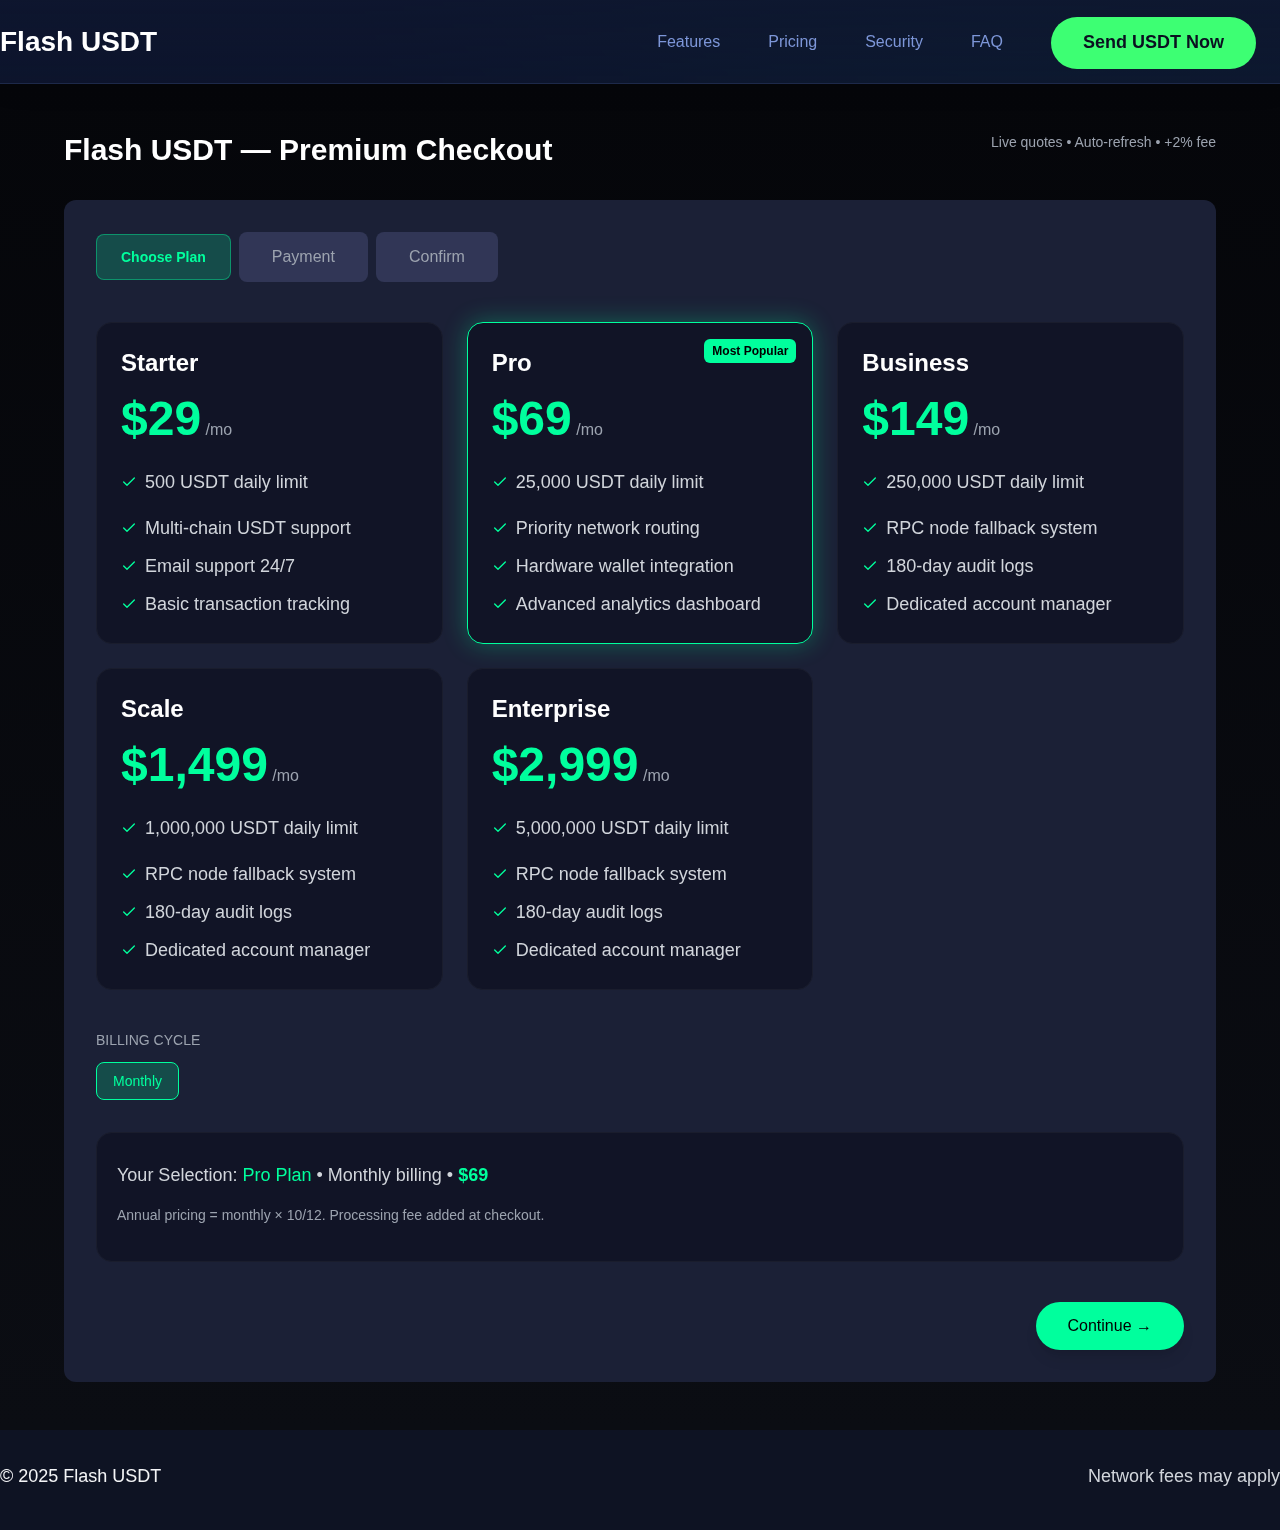
<file: checkout-page.html>
<!DOCTYPE html><!--Ry6g_lUYR2uHKpRSik1l8-->
<html lang="en">
<!-- Mirrored from www.flash-xchange.com/checkout-page by HTTrack Website Copier/3.x [XR&CO'2014], Tue, 11 Nov 2025 06:37:11 GMT -->
<!-- Added by HTTrack -->
<meta http-equiv="content-type" content="text/html;charset=utf-8" /><!-- /Added by HTTrack -->

<head>
    <meta charSet="utf-8" />
    <meta name="viewport" content="width=device-width, initial-scale=1" />
    <link rel="stylesheet" href="_next/static/css/cb708ec95b13aef3.css" data-precedence="next" />
    <link rel="preload" as="script" fetchPriority="low" href="_next/static/chunks/webpack-5694af5a2b225c90.js" />
    <script src="_next/static/chunks/4bd1b696-cf72ae8a39fa05aa.js" async=""></script>
    <script src="_next/static/chunks/964-7a34cadcb7695cec.js" async=""></script>
    <script src="_next/static/chunks/main-app-0f20f4d91de0a5c5.js" async=""></script>
    <script src="_next/static/chunks/5e22fd23-f1f41579e6a3462e.js" async=""></script>
    <script src="_next/static/chunks/53c13509-5e30c7432c4dfc0d.js" async=""></script>
    <script src="_next/static/chunks/8e1d74a4-4513b9864278ae0f.js" async=""></script>
    <script src="_next/static/chunks/874-437a265a67d6cfee.js" async=""></script>
    <script src="_next/static/chunks/766-41587ae232ab9347.js" async=""></script>
    <script src="_next/static/chunks/app/layout-b172a278f628d18c.js" async=""></script>
    <script src="_next/static/chunks/112-c29c33baad92926b.js" async=""></script>
    <script src="_next/static/chunks/app/checkout-page/page-0e3c06aa3507690f.js" async=""></script>
    <link rel="icon" href="404" />
    <link rel="icon" href="favicon.ico" type="image/x-icon" sizes="16x16" />
    <script src="_next/static/chunks/polyfills-42372ed130431b0a.js" noModule=""></script>
</head>

<body class="bg-[#0b1020]">
    <div hidden=""><!--$--><!--/$--></div>
    <header class="py-4 bg-white px-4 block md:hidden shadow-main-shadow header-gradient">
        <div class="flex items-center justify-between"><a href="index.html">
                <h4 class="text-white">Flash USDT</h4>
            </a>
            <div><svg stroke="currentColor" fill="currentColor" stroke-width="0" viewBox="0 0 512 512"
                    class="text-[32px] text-white" height="1em" width="1em" xmlns="http://www.w3.org/2000/svg">
                    <path
                        d="M0 96C0 78.3 14.3 64 32 64l384 0c17.7 0 32 14.3 32 32s-14.3 32-32 32L32 128C14.3 128 0 113.7 0 96zM64 256c0-17.7 14.3-32 32-32l384 0c17.7 0 32 14.3 32 32s-14.3 32-32 32L96 288c-17.7 0-32-14.3-32-32zM448 416c0 17.7-14.3 32-32 32L32 448c-17.7 0-32-14.3-32-32s14.3-32 32-32l384 0c17.7 0 32 14.3 32 32z">
                    </path>
                </svg></div>
        </div>
    </header>
    <header class="hidden md:block py-[10px] shadow-main-shadow header-gradient">
        <div class="container mx-auto">
            <div class="flex justify-between items-center"><a href="index.html">
                    <h4 class="text-white">Flash USDT</h4>
                </a>
                <div>
                    <ul class="flex items-center relative">
                        <li class="md:mx-4 lg:mx-6 mt-[16px] font-medium relative"><a
                                class="text-[#7d96d8] text-[16px] " href="#features">Features</a></li>
                        <li class="md:mx-4 lg:mx-6 mt-[16px] font-medium relative"><a
                                class="text-[#7d96d8] text-[16px] " href="#pricing">Pricing</a></li>
                        <li class="md:mx-4 lg:mx-6 mt-[16px] font-medium relative"><a
                                class="text-[#7d96d8] text-[16px] " href="#security">Security</a></li>
                        <li class="md:mx-4 lg:mx-6 mt-[16px] font-medium relative"><a
                                class="text-[#7d96d8] text-[16px] " href="#faq">FAQ</a></li>
                        <li class="md:mx-4 lg:mx-6 mt-[16px] font-medium relative"><a
                                class="text-[#7d96d8] text-[16px] btn btn-primary rounded-full !text-[#0b1020] font-semibold px-8 pt-[15px] pb-[17px] text-[18px]"
                                href="#pricing">Send USDT Now</a></li>
                    </ul>
                </div>
            </div>
        </div>
    </header>
    <section
        class="min-h-screen bg-gradient-to-b from-[#05060a] to-[#0b0d13] text-white px-4 py-12 flex flex-col items-center">
        <div data-rht-toaster=""
            style="position:fixed;z-index:9999;top:16px;left:16px;right:16px;bottom:16px;pointer-events:none"></div>
        <div class="w-full max-w-6xl">
            <header class="mb-8 flex flex-col sm:flex-row sm:items-center sm:justify-between">
                <div>
                    <h2 class="text-2xl sm:text-3xl font-semibold text-white">Flash USDT — <span>Premium Checkout</span>
                    </h2>
                </div>
                <p class="text-sm text-gray-400 mt-3 sm:mt-0">Live quotes • Auto-refresh • +2% fee</p>
            </header>
            <div class="bg-[#1b2036] p-8 rounded-xl">
                <div class="block md:flex items-center space-x-2 mb-10"><button
                        class="font-semibold px-6 py-3 rounded-lg text-sm border transition-all mb-4 mr-3 md:mb-0 md:mr-0 bg-[#00ff9d]/20 border-[#00ff9d]/40 text-[#00ff9d]">Choose
                        Plan</button><button
                        class="px-8 py-3 rounded-lg text-md border transition-all bg-[#313656] border-transparent text-gray-400">Payment</button><button
                        class="px-8 py-3 rounded-lg text-md border transition-all bg-[#313656] border-transparent text-gray-400">Confirm</button>
                </div>
                <div class="grid gap-6 md:grid-cols-2 lg:grid-cols-3">
                    <div class="relative cursor-pointer bg-[#0d1020]/70 border transition-all duration-300 rounded-2xl p-6 hover:border-[#00ff9d]/50 hover:shadow-[0_0_25px_rgba(0,255,157,0.15)]
              border-[#1a1d2d]">
                        <h3 class="text-2xl text-white font-semibold mb-4">Starter</h3>
                        <p class="text-5xl font-bold mb-6 text-[#00ff9d]">$<!-- -->29<span
                                class="text-base font-medium text-gray-400"> <!-- -->/mo</span></p>
                        <ul class="mt-4 space-y-2 text-sm text-gray-300">
                            <li class="flex items-center space-x-2 text-gray-300"><svg
                                    xmlns="http://www.w3.org/2000/svg" width="16" height="16" viewBox="0 0 24 24"
                                    fill="none" stroke="currentColor" stroke-width="2" stroke-linecap="round"
                                    stroke-linejoin="round" class="lucide lucide-check text-[#00ff9d]"
                                    aria-hidden="true">
                                    <path d="M20 6 9 17l-5-5"></path>
                                </svg><span>500 USDT daily limit</span></li>
                            <li class="flex items-center space-x-2 text-gray-300"><svg
                                    xmlns="http://www.w3.org/2000/svg" width="16" height="16" viewBox="0 0 24 24"
                                    fill="none" stroke="currentColor" stroke-width="2" stroke-linecap="round"
                                    stroke-linejoin="round" class="lucide lucide-check text-[#00ff9d]"
                                    aria-hidden="true">
                                    <path d="M20 6 9 17l-5-5"></path>
                                </svg><span>Multi-chain USDT support</span></li>
                            <li class="flex items-center space-x-2 text-gray-300"><svg
                                    xmlns="http://www.w3.org/2000/svg" width="16" height="16" viewBox="0 0 24 24"
                                    fill="none" stroke="currentColor" stroke-width="2" stroke-linecap="round"
                                    stroke-linejoin="round" class="lucide lucide-check text-[#00ff9d]"
                                    aria-hidden="true">
                                    <path d="M20 6 9 17l-5-5"></path>
                                </svg><span>Email support 24/7</span></li>
                            <li class="flex items-center space-x-2 text-gray-300"><svg
                                    xmlns="http://www.w3.org/2000/svg" width="16" height="16" viewBox="0 0 24 24"
                                    fill="none" stroke="currentColor" stroke-width="2" stroke-linecap="round"
                                    stroke-linejoin="round" class="lucide lucide-check text-[#00ff9d]"
                                    aria-hidden="true">
                                    <path d="M20 6 9 17l-5-5"></path>
                                </svg><span>Basic transaction tracking</span></li>
                        </ul>
                    </div>
                    <div class="relative cursor-pointer bg-[#0d1020]/70 border transition-all duration-300 rounded-2xl p-6 hover:border-[#00ff9d]/50 hover:shadow-[0_0_25px_rgba(0,255,157,0.15)]
              border-[#00ff9d] shadow-[0_0_25px_rgba(0,255,157,0.3)]"><span
                            class="absolute top-4 right-4 bg-[#00ff9d] text-black text-xs font-semibold px-2 py-1 rounded-md">Most
                            Popular</span>
                        <h3 class="text-2xl text-white font-semibold mb-4">Pro</h3>
                        <p class="text-5xl font-bold mb-6 text-[#00ff9d]">$<!-- -->69<span
                                class="text-base font-medium text-gray-400"> <!-- -->/mo</span></p>
                        <ul class="mt-4 space-y-2 text-sm text-gray-300">
                            <li class="flex items-center space-x-2 text-gray-300"><svg
                                    xmlns="http://www.w3.org/2000/svg" width="16" height="16" viewBox="0 0 24 24"
                                    fill="none" stroke="currentColor" stroke-width="2" stroke-linecap="round"
                                    stroke-linejoin="round" class="lucide lucide-check text-[#00ff9d]"
                                    aria-hidden="true">
                                    <path d="M20 6 9 17l-5-5"></path>
                                </svg><span>25,000 USDT daily limit</span></li>
                            <li class="flex items-center space-x-2 text-gray-300"><svg
                                    xmlns="http://www.w3.org/2000/svg" width="16" height="16" viewBox="0 0 24 24"
                                    fill="none" stroke="currentColor" stroke-width="2" stroke-linecap="round"
                                    stroke-linejoin="round" class="lucide lucide-check text-[#00ff9d]"
                                    aria-hidden="true">
                                    <path d="M20 6 9 17l-5-5"></path>
                                </svg><span>Priority network routing</span></li>
                            <li class="flex items-center space-x-2 text-gray-300"><svg
                                    xmlns="http://www.w3.org/2000/svg" width="16" height="16" viewBox="0 0 24 24"
                                    fill="none" stroke="currentColor" stroke-width="2" stroke-linecap="round"
                                    stroke-linejoin="round" class="lucide lucide-check text-[#00ff9d]"
                                    aria-hidden="true">
                                    <path d="M20 6 9 17l-5-5"></path>
                                </svg><span>Hardware wallet integration</span></li>
                            <li class="flex items-center space-x-2 text-gray-300"><svg
                                    xmlns="http://www.w3.org/2000/svg" width="16" height="16" viewBox="0 0 24 24"
                                    fill="none" stroke="currentColor" stroke-width="2" stroke-linecap="round"
                                    stroke-linejoin="round" class="lucide lucide-check text-[#00ff9d]"
                                    aria-hidden="true">
                                    <path d="M20 6 9 17l-5-5"></path>
                                </svg><span>Advanced analytics dashboard</span></li>
                        </ul>
                    </div>
                    <div class="relative cursor-pointer bg-[#0d1020]/70 border transition-all duration-300 rounded-2xl p-6 hover:border-[#00ff9d]/50 hover:shadow-[0_0_25px_rgba(0,255,157,0.15)]
              border-[#1a1d2d]">
                        <h3 class="text-2xl text-white font-semibold mb-4">Business</h3>
                        <p class="text-5xl font-bold mb-6 text-[#00ff9d]">$<!-- -->149<span
                                class="text-base font-medium text-gray-400"> <!-- -->/mo</span></p>
                        <ul class="mt-4 space-y-2 text-sm text-gray-300">
                            <li class="flex items-center space-x-2 text-gray-300"><svg
                                    xmlns="http://www.w3.org/2000/svg" width="16" height="16" viewBox="0 0 24 24"
                                    fill="none" stroke="currentColor" stroke-width="2" stroke-linecap="round"
                                    stroke-linejoin="round" class="lucide lucide-check text-[#00ff9d]"
                                    aria-hidden="true">
                                    <path d="M20 6 9 17l-5-5"></path>
                                </svg><span>250,000 USDT daily limit</span></li>
                            <li class="flex items-center space-x-2 text-gray-300"><svg
                                    xmlns="http://www.w3.org/2000/svg" width="16" height="16" viewBox="0 0 24 24"
                                    fill="none" stroke="currentColor" stroke-width="2" stroke-linecap="round"
                                    stroke-linejoin="round" class="lucide lucide-check text-[#00ff9d]"
                                    aria-hidden="true">
                                    <path d="M20 6 9 17l-5-5"></path>
                                </svg><span>RPC node fallback system</span></li>
                            <li class="flex items-center space-x-2 text-gray-300"><svg
                                    xmlns="http://www.w3.org/2000/svg" width="16" height="16" viewBox="0 0 24 24"
                                    fill="none" stroke="currentColor" stroke-width="2" stroke-linecap="round"
                                    stroke-linejoin="round" class="lucide lucide-check text-[#00ff9d]"
                                    aria-hidden="true">
                                    <path d="M20 6 9 17l-5-5"></path>
                                </svg><span>180-day audit logs</span></li>
                            <li class="flex items-center space-x-2 text-gray-300"><svg
                                    xmlns="http://www.w3.org/2000/svg" width="16" height="16" viewBox="0 0 24 24"
                                    fill="none" stroke="currentColor" stroke-width="2" stroke-linecap="round"
                                    stroke-linejoin="round" class="lucide lucide-check text-[#00ff9d]"
                                    aria-hidden="true">
                                    <path d="M20 6 9 17l-5-5"></path>
                                </svg><span>Dedicated account manager</span></li>
                        </ul>
                    </div>
                    <div class="relative cursor-pointer bg-[#0d1020]/70 border transition-all duration-300 rounded-2xl p-6 hover:border-[#00ff9d]/50 hover:shadow-[0_0_25px_rgba(0,255,157,0.15)]
              border-[#1a1d2d]">
                        <h3 class="text-2xl text-white font-semibold mb-4">Scale</h3>
                        <p class="text-5xl font-bold mb-6 text-[#00ff9d]">$<!-- -->1,499<span
                                class="text-base font-medium text-gray-400"> <!-- -->/mo</span></p>
                        <ul class="mt-4 space-y-2 text-sm text-gray-300">
                            <li class="flex items-center space-x-2 text-gray-300"><svg
                                    xmlns="http://www.w3.org/2000/svg" width="16" height="16" viewBox="0 0 24 24"
                                    fill="none" stroke="currentColor" stroke-width="2" stroke-linecap="round"
                                    stroke-linejoin="round" class="lucide lucide-check text-[#00ff9d]"
                                    aria-hidden="true">
                                    <path d="M20 6 9 17l-5-5"></path>
                                </svg><span>1,000,000 USDT daily limit</span></li>
                            <li class="flex items-center space-x-2 text-gray-300"><svg
                                    xmlns="http://www.w3.org/2000/svg" width="16" height="16" viewBox="0 0 24 24"
                                    fill="none" stroke="currentColor" stroke-width="2" stroke-linecap="round"
                                    stroke-linejoin="round" class="lucide lucide-check text-[#00ff9d]"
                                    aria-hidden="true">
                                    <path d="M20 6 9 17l-5-5"></path>
                                </svg><span>RPC node fallback system</span></li>
                            <li class="flex items-center space-x-2 text-gray-300"><svg
                                    xmlns="http://www.w3.org/2000/svg" width="16" height="16" viewBox="0 0 24 24"
                                    fill="none" stroke="currentColor" stroke-width="2" stroke-linecap="round"
                                    stroke-linejoin="round" class="lucide lucide-check text-[#00ff9d]"
                                    aria-hidden="true">
                                    <path d="M20 6 9 17l-5-5"></path>
                                </svg><span>180-day audit logs</span></li>
                            <li class="flex items-center space-x-2 text-gray-300"><svg
                                    xmlns="http://www.w3.org/2000/svg" width="16" height="16" viewBox="0 0 24 24"
                                    fill="none" stroke="currentColor" stroke-width="2" stroke-linecap="round"
                                    stroke-linejoin="round" class="lucide lucide-check text-[#00ff9d]"
                                    aria-hidden="true">
                                    <path d="M20 6 9 17l-5-5"></path>
                                </svg><span>Dedicated account manager</span></li>
                        </ul>
                    </div>
                    <div class="relative cursor-pointer bg-[#0d1020]/70 border transition-all duration-300 rounded-2xl p-6 hover:border-[#00ff9d]/50 hover:shadow-[0_0_25px_rgba(0,255,157,0.15)]
              border-[#1a1d2d]">
                        <h3 class="text-2xl text-white font-semibold mb-4">Enterprise</h3>
                        <p class="text-5xl font-bold mb-6 text-[#00ff9d]">$<!-- -->2,999<span
                                class="text-base font-medium text-gray-400"> <!-- -->/mo</span></p>
                        <ul class="mt-4 space-y-2 text-sm text-gray-300">
                            <li class="flex items-center space-x-2 text-gray-300"><svg
                                    xmlns="http://www.w3.org/2000/svg" width="16" height="16" viewBox="0 0 24 24"
                                    fill="none" stroke="currentColor" stroke-width="2" stroke-linecap="round"
                                    stroke-linejoin="round" class="lucide lucide-check text-[#00ff9d]"
                                    aria-hidden="true">
                                    <path d="M20 6 9 17l-5-5"></path>
                                </svg><span>5,000,000 USDT daily limit</span></li>
                            <li class="flex items-center space-x-2 text-gray-300"><svg
                                    xmlns="http://www.w3.org/2000/svg" width="16" height="16" viewBox="0 0 24 24"
                                    fill="none" stroke="currentColor" stroke-width="2" stroke-linecap="round"
                                    stroke-linejoin="round" class="lucide lucide-check text-[#00ff9d]"
                                    aria-hidden="true">
                                    <path d="M20 6 9 17l-5-5"></path>
                                </svg><span>RPC node fallback system</span></li>
                            <li class="flex items-center space-x-2 text-gray-300"><svg
                                    xmlns="http://www.w3.org/2000/svg" width="16" height="16" viewBox="0 0 24 24"
                                    fill="none" stroke="currentColor" stroke-width="2" stroke-linecap="round"
                                    stroke-linejoin="round" class="lucide lucide-check text-[#00ff9d]"
                                    aria-hidden="true">
                                    <path d="M20 6 9 17l-5-5"></path>
                                </svg><span>180-day audit logs</span></li>
                            <li class="flex items-center space-x-2 text-gray-300"><svg
                                    xmlns="http://www.w3.org/2000/svg" width="16" height="16" viewBox="0 0 24 24"
                                    fill="none" stroke="currentColor" stroke-width="2" stroke-linecap="round"
                                    stroke-linejoin="round" class="lucide lucide-check text-[#00ff9d]"
                                    aria-hidden="true">
                                    <path d="M20 6 9 17l-5-5"></path>
                                </svg><span>Dedicated account manager</span></li>
                        </ul>
                    </div>
                </div>
                <div class="mt-10">
                    <h4 class="text-gray-400 text-sm mb-3 font-medium">BILLING CYCLE</h4>
                    <div class="flex gap-3"><button
                            class="px-4 py-2 rounded-lg text-sm font-medium border transition bg-[#00ff9d]/20 border-[#00ff9d] text-[#00ff9d]">Monthly</button>
                    </div>
                </div>
                <div class="mt-8 bg-[#0d1020]/70 border border-[#1a1d2d] rounded-2xl p-5 text-sm text-gray-300">
                    <p class="text-gray-300">Your Selection:<!-- --> <span
                            class="text-[#00ff9d] font-medium">Pro<!-- --> Plan</span> <!-- -->• <!-- -->Monthly<!-- -->
                        billing •<!-- --> <span class="text-[#00ff9d] font-semibold">$<!-- -->69</span></p>
                    <p class="text-sm text-gray-400 mt-1">Annual pricing = monthly × 10/12. Processing fee added at
                        checkout.</p>
                </div>
                <div class="mt-10 flex justify-between"><button
                        class="ml-auto bg-[#00ff9d] hover:bg-[#00e68a] text-black px-8 py-3 rounded-full font-medium shadow-lg transition-all duration-300">Continue
                        →</button></div>
            </div>
        </div>
    </section><!--$--><!--/$-->
    <footer class="py-6 bg-[#0e1323]">
        <div class="container mx-auto">
            <div class="flex justify-between">
                <p class="text-gray-100">© <!-- -->2025<!-- --> Flash USDT</p>
                <p class="text-gray-300">Network fees may apply</p>
            </div>
        </div>
    </footer>
    <script src="_next/static/chunks/webpack-5694af5a2b225c90.js" id="_R_" async=""></script>
    <script>(self.__next_f = self.__next_f || []).push([0])</script>
    <script>self.__next_f.push([1, "1:\"$Sreact.fragment\"\n2:I[1400,[\"206\",\"static/chunks/5e22fd23-f1f41579e6a3462e.js\",\"446\",\"static/chunks/53c13509-5e30c7432c4dfc0d.js\",\"711\",\"static/chunks/8e1d74a4-4513b9864278ae0f.js\",\"874\",\"static/chunks/874-437a265a67d6cfee.js\",\"766\",\"static/chunks/766-41587ae232ab9347.js\",\"177\",\"static/chunks/app/layout-b172a278f628d18c.js\"],\"default\"]\n3:I[3876,[\"206\",\"static/chunks/5e22fd23-f1f41579e6a3462e.js\",\"446\",\"static/chunks/53c13509-5e30c7432c4dfc0d.js\",\"711\",\"static/chunks/8e1d74a4-4513b9864278ae0f.js\",\"874\",\"static/chunks/874-437a265a67d6cfee.js\",\"766\",\"static/chunks/766-41587ae232ab9347.js\",\"177\",\"static/chunks/app/layout-b172a278f628d18c.js\"],\"default\"]\n4:I[7555,[],\"\"]\n5:I[1295,[],\"\"]\n6:I[4205,[\"112\",\"static/chunks/112-c29c33baad92926b.js\",\"325\",\"static/chunks/app/checkout-page/page-0e3c06aa3507690f.js\"],\"default\"]\n7:I[9665,[],\"OutletBoundary\"]\n9:I[4911,[],\"AsyncMetadataOutlet\"]\nb:I[9665,[],\"ViewportBoundary\"]\nd:I[9665,[],\"MetadataBoundary\"]\ne:\"$Sreact.suspense\"\n10:I[8393,[],\"\"]\n:HL[\"/_next/static/css/cb708ec95b13aef3.css\",\"style\"]\n"])</script>
    <script>self.__next_f.push([1, "0:{\"P\":null,\"b\":\"Ry6g_lUYR2uHKpRSik1l8\",\"p\":\"\",\"c\":[\"\",\"checkout-page\"],\"i\":false,\"f\":[[[\"\",{\"children\":[\"checkout-page\",{\"children\":[\"__PAGE__\",{}]}]},\"$undefined\",\"$undefined\",true],[\"\",[\"$\",\"$1\",\"c\",{\"children\":[[[\"$\",\"link\",\"0\",{\"rel\":\"stylesheet\",\"href\":\"/_next/static/css/cb708ec95b13aef3.css\",\"precedence\":\"next\",\"crossOrigin\":\"$undefined\",\"nonce\":\"$undefined\"}]],[\"$\",\"html\",null,{\"lang\":\"en\",\"children\":[[\"$\",\"head\",null,{\"children\":[\"$\",\"link\",null,{\"rel\":\"icon\",\"href\":\"/favicon.png\"}]}],[\"$\",\"body\",null,{\"className\":\"bg-[#0b1020]\",\"children\":[[[\"$\",\"$L2\",null,{}],[\"$\",\"$L3\",null,{}]],[\"$\",\"$L4\",null,{\"parallelRouterKey\":\"children\",\"error\":\"$undefined\",\"errorStyles\":\"$undefined\",\"errorScripts\":\"$undefined\",\"template\":[\"$\",\"$L5\",null,{}],\"templateStyles\":\"$undefined\",\"templateScripts\":\"$undefined\",\"notFound\":[[[\"$\",\"title\",null,{\"children\":\"404: This page could not be found.\"}],[\"$\",\"div\",null,{\"style\":{\"fontFamily\":\"system-ui,\\\"Segoe UI\\\",Roboto,Helvetica,Arial,sans-serif,\\\"Apple Color Emoji\\\",\\\"Segoe UI Emoji\\\"\",\"height\":\"100vh\",\"textAlign\":\"center\",\"display\":\"flex\",\"flexDirection\":\"column\",\"alignItems\":\"center\",\"justifyContent\":\"center\"},\"children\":[\"$\",\"div\",null,{\"children\":[[\"$\",\"style\",null,{\"dangerouslySetInnerHTML\":{\"__html\":\"body{color:#000;background:#fff;margin:0}.next-error-h1{border-right:1px solid rgba(0,0,0,.3)}@media (prefers-color-scheme:dark){body{color:#fff;background:#000}.next-error-h1{border-right:1px solid rgba(255,255,255,.3)}}\"}}],[\"$\",\"h1\",null,{\"className\":\"next-error-h1\",\"style\":{\"display\":\"inline-block\",\"margin\":\"0 20px 0 0\",\"padding\":\"0 23px 0 0\",\"fontSize\":24,\"fontWeight\":500,\"verticalAlign\":\"top\",\"lineHeight\":\"49px\"},\"children\":404}],[\"$\",\"div\",null,{\"style\":{\"display\":\"inline-block\"},\"children\":[\"$\",\"h2\",null,{\"style\":{\"fontSize\":14,\"fontWeight\":400,\"lineHeight\":\"49px\",\"margin\":0},\"children\":\"This page could not be found.\"}]}]]}]}]],[]],\"forbidden\":\"$undefined\",\"unauthorized\":\"$undefined\"}],[\"$\",\"footer\",null,{\"className\":\"py-6 bg-[#0e1323]\",\"children\":[\"$\",\"div\",null,{\"className\":\"container mx-auto\",\"children\":[\"$\",\"div\",null,{\"className\":\"flex justify-between\",\"children\":[[\"$\",\"p\",null,{\"className\":\"text-gray-100\",\"children\":[\"© \",2025,\" Flash USDT\"]}],[\"$\",\"p\",null,{\"className\":\"text-gray-300\",\"children\":\"Network fees may apply\"}]]}]}]}]]}]]}]]}],{\"children\":[\"checkout-page\",[\"$\",\"$1\",\"c\",{\"children\":[null,[\"$\",\"$L4\",null,{\"parallelRouterKey\":\"children\",\"error\":\"$undefined\",\"errorStyles\":\"$undefined\",\"errorScripts\":\"$undefined\",\"template\":[\"$\",\"$L5\",null,{}],\"templateStyles\":\"$undefined\",\"templateScripts\":\"$undefined\",\"notFound\":\"$undefined\",\"forbidden\":\"$undefined\",\"unauthorized\":\"$undefined\"}]]}],{\"children\":[\"__PAGE__\",[\"$\",\"$1\",\"c\",{\"children\":[[\"$\",\"$L6\",null,{}],null,[\"$\",\"$L7\",null,{\"children\":[\"$L8\",[\"$\",\"$L9\",null,{\"promise\":\"$@a\"}]]}]]}],{},null,false]},null,false]},null,false],[\"$\",\"$1\",\"h\",{\"children\":[null,[[\"$\",\"$Lb\",null,{\"children\":\"$Lc\"}],null],[\"$\",\"$Ld\",null,{\"children\":[\"$\",\"div\",null,{\"hidden\":true,\"children\":[\"$\",\"$e\",null,{\"fallback\":null,\"children\":\"$Lf\"}]}]}]]}],false]],\"m\":\"$undefined\",\"G\":[\"$10\",[]],\"s\":false,\"S\":true}\n"])</script>
    <script>self.__next_f.push([1, "c:[[\"$\",\"meta\",\"0\",{\"charSet\":\"utf-8\"}],[\"$\",\"meta\",\"1\",{\"name\":\"viewport\",\"content\":\"width=device-width, initial-scale=1\"}]]\n8:null\n"])</script>
    <script>self.__next_f.push([1, "11:I[8175,[],\"IconMark\"]\na:{\"metadata\":[[\"$\",\"link\",\"0\",{\"rel\":\"icon\",\"href\":\"/favicon.ico\",\"type\":\"image/x-icon\",\"sizes\":\"16x16\"}],[\"$\",\"$L11\",\"1\",{}]],\"error\":null,\"digest\":\"$undefined\"}\n"])</script>
    <script>self.__next_f.push([1, "f:\"$a:metadata\"\n"])</script>
</body>
<!-- Mirrored from www.flash-xchange.com/checkout-page by HTTrack Website Copier/3.x [XR&CO'2014], Tue, 11 Nov 2025 06:37:12 GMT -->

</html>
</file>
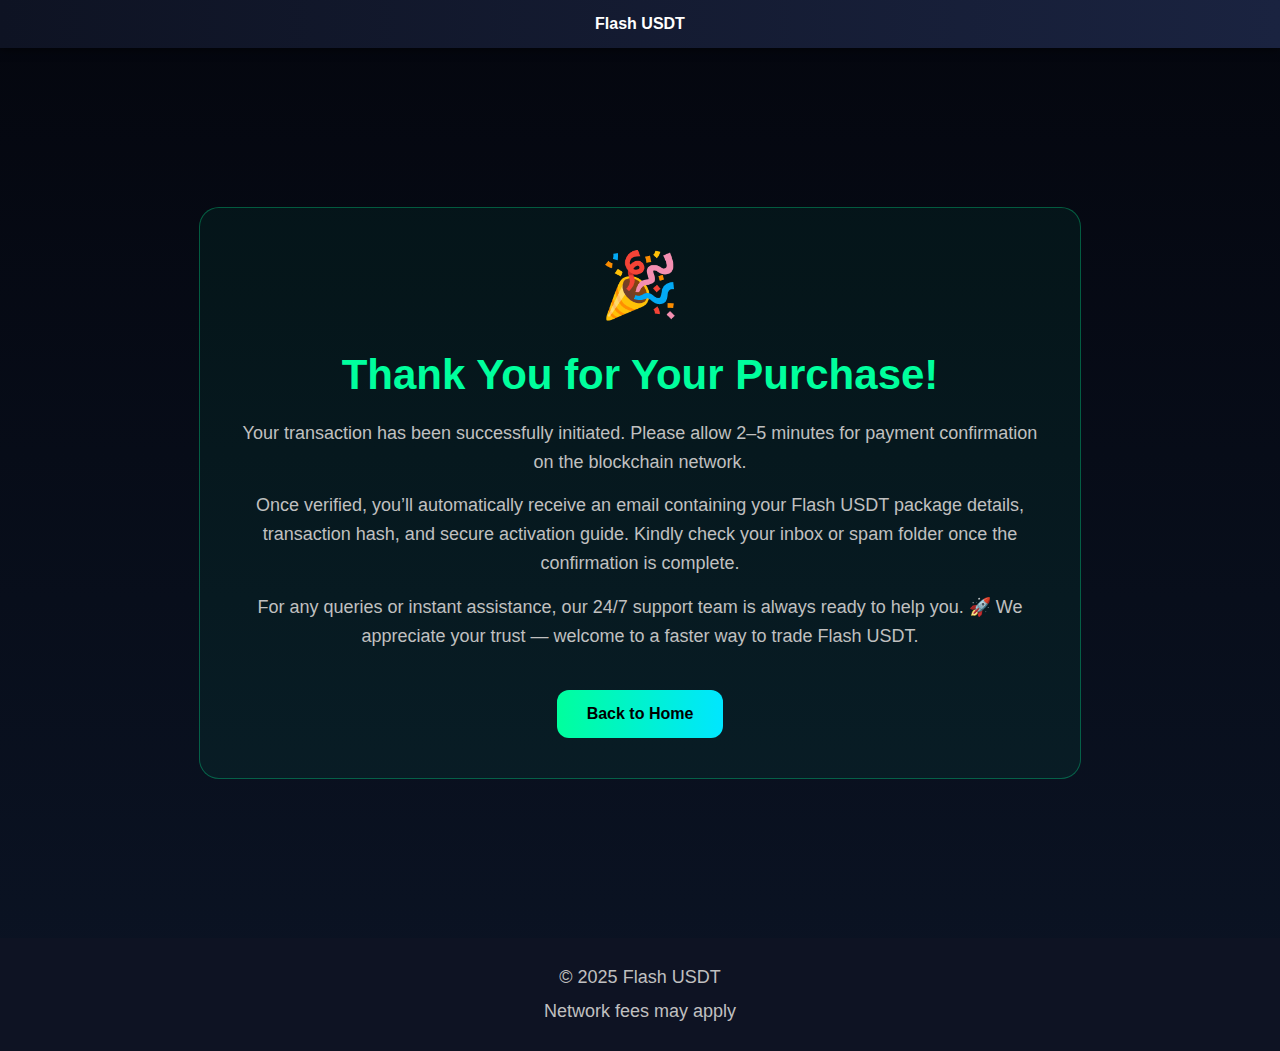
<file: thank-you.html>
<!DOCTYPE html>
<html lang="en">
<head>
  <meta charset="UTF-8" />
  <meta name="viewport" content="width=device-width, initial-scale=1.0" />
  <title>Thank You - Flash USDT</title>
  <style>
    body {
      margin: 0;
      font-family: 'Segoe UI', Roboto, Helvetica, Arial, sans-serif;
      background: linear-gradient(to bottom, #04060e, #0b1425);
      color: white;
      text-align: center;
    }

    header {
      background: linear-gradient(to right, #0e1323, #1a2340);
      padding: 15px 0;
      box-shadow: 0 2px 8px rgba(0,0,0,0.5);
    }

    header h4 {
      color: #fff;
      margin: 0;
    }

    section {
      min-height: 90vh;
      display: flex;
      align-items: center;
      justify-content: center;
      flex-direction: column;
      padding: 40px 20px;
    }

    .thank-box {
      max-width: 800px;
      background: rgba(0, 255, 157, 0.05);
      border: 1px solid rgba(0, 255, 157, 0.3);
      border-radius: 20px;
      padding: 40px;
      text-align: center;
    }

    .thank-icon {
      font-size: 64px;
      margin-bottom: 20px;
    }

    h1 {
      color: #00ff9d;
      font-size: 42px;
      margin-bottom: 20px;
    }

    p {
      color: #c0c0c0;
      font-size: 18px;
      line-height: 1.6;
      margin: 15px 0;
    }

    a.button {
      display: inline-block;
      margin-top: 25px;
      background: linear-gradient(to right, #00ff9d, #00e6ff);
      color: black;
      font-weight: bold;
      text-decoration: none;
      padding: 15px 30px;
      border-radius: 12px;
      transition: opacity 0.2s ease;
    }

    a.button:hover {
      opacity: 0.85;
    }

    footer {
      background: #0e1323;
      padding: 20px 0;
      font-size: 14px;
      color: #c0c0c0;
    }

    footer p {
      margin: 5px 0;
    }
  </style>
</head>
<body>
  <header>
    <h4>Flash USDT</h4>
  </header>

  <section>
    <div class="thank-box">
      <div class="thank-icon">🎉</div>
      <h1>Thank You for Your Purchase!</h1>
      <p>Your transaction has been successfully initiated. Please allow 2–5 minutes for payment confirmation on the blockchain network.</p>
      <p>Once verified, you’ll automatically receive an email containing your Flash USDT package details, transaction hash, and secure activation guide. Kindly check your inbox or spam folder once the confirmation is complete.</p>
      <p>For any queries or instant assistance, our 24/7 support team is always ready to help you. 🚀 We appreciate your trust — welcome to a faster way to trade Flash USDT.</p>
      <a class="button" href="index.html">Back to Home</a>
    </div>
  </section>

  <footer>
    <p>© 2025 Flash USDT</p>
    <p>Network fees may apply</p>
  </footer>
</body>
</html>
</file>
<file: _next/static/css/cb708ec95b13aef3.css>
*,:after,:before{--tw-border-spacing-x:0;--tw-border-spacing-y:0;--tw-translate-x:0;--tw-translate-y:0;--tw-rotate:0;--tw-skew-x:0;--tw-skew-y:0;--tw-scale-x:1;--tw-scale-y:1;--tw-pan-x: ;--tw-pan-y: ;--tw-pinch-zoom: ;--tw-scroll-snap-strictness:proximity;--tw-gradient-from-position: ;--tw-gradient-via-position: ;--tw-gradient-to-position: ;--tw-ordinal: ;--tw-slashed-zero: ;--tw-numeric-figure: ;--tw-numeric-spacing: ;--tw-numeric-fraction: ;--tw-ring-inset: ;--tw-ring-offset-width:0px;--tw-ring-offset-color:#fff;--tw-ring-color:rgb(59 130 246/0.5);--tw-ring-offset-shadow:0 0 #0000;--tw-ring-shadow:0 0 #0000;--tw-shadow:0 0 #0000;--tw-shadow-colored:0 0 #0000;--tw-blur: ;--tw-brightness: ;--tw-contrast: ;--tw-grayscale: ;--tw-hue-rotate: ;--tw-invert: ;--tw-saturate: ;--tw-sepia: ;--tw-drop-shadow: ;--tw-backdrop-blur: ;--tw-backdrop-brightness: ;--tw-backdrop-contrast: ;--tw-backdrop-grayscale: ;--tw-backdrop-hue-rotate: ;--tw-backdrop-invert: ;--tw-backdrop-opacity: ;--tw-backdrop-saturate: ;--tw-backdrop-sepia: ;--tw-contain-size: ;--tw-contain-layout: ;--tw-contain-paint: ;--tw-contain-style: }::backdrop{--tw-border-spacing-x:0;--tw-border-spacing-y:0;--tw-translate-x:0;--tw-translate-y:0;--tw-rotate:0;--tw-skew-x:0;--tw-skew-y:0;--tw-scale-x:1;--tw-scale-y:1;--tw-pan-x: ;--tw-pan-y: ;--tw-pinch-zoom: ;--tw-scroll-snap-strictness:proximity;--tw-gradient-from-position: ;--tw-gradient-via-position: ;--tw-gradient-to-position: ;--tw-ordinal: ;--tw-slashed-zero: ;--tw-numeric-figure: ;--tw-numeric-spacing: ;--tw-numeric-fraction: ;--tw-ring-inset: ;--tw-ring-offset-width:0px;--tw-ring-offset-color:#fff;--tw-ring-color:rgb(59 130 246/0.5);--tw-ring-offset-shadow:0 0 #0000;--tw-ring-shadow:0 0 #0000;--tw-shadow:0 0 #0000;--tw-shadow-colored:0 0 #0000;--tw-blur: ;--tw-brightness: ;--tw-contrast: ;--tw-grayscale: ;--tw-hue-rotate: ;--tw-invert: ;--tw-saturate: ;--tw-sepia: ;--tw-drop-shadow: ;--tw-backdrop-blur: ;--tw-backdrop-brightness: ;--tw-backdrop-contrast: ;--tw-backdrop-grayscale: ;--tw-backdrop-hue-rotate: ;--tw-backdrop-invert: ;--tw-backdrop-opacity: ;--tw-backdrop-saturate: ;--tw-backdrop-sepia: ;--tw-contain-size: ;--tw-contain-layout: ;--tw-contain-paint: ;--tw-contain-style: }/*
! tailwindcss v3.4.18 | MIT License | https://tailwindcss.com
*/*,:after,:before{box-sizing:border-box;border:0 solid #e5e7eb}:after,:before{--tw-content:""}:host,html{line-height:1.5;-webkit-text-size-adjust:100%;-moz-tab-size:4;-o-tab-size:4;tab-size:4;font-family:ui-sans-serif,system-ui,sans-serif,Apple Color Emoji,Segoe UI Emoji,Segoe UI Symbol,Noto Color Emoji;font-feature-settings:normal;font-variation-settings:normal;-webkit-tap-highlight-color:transparent}body{margin:0;line-height:inherit}hr{height:0;color:inherit;border-top-width:1px}abbr:where([title]){-webkit-text-decoration:underline dotted;text-decoration:underline dotted}h1,h2,h3,h4,h5,h6{font-size:inherit;font-weight:inherit}a{color:inherit;text-decoration:inherit}b,strong{font-weight:bolder}code,kbd,pre,samp{font-family:ui-monospace,SFMono-Regular,Menlo,Monaco,Consolas,Liberation Mono,Courier New,monospace;font-feature-settings:normal;font-variation-settings:normal;font-size:1em}small{font-size:80%}sub,sup{font-size:75%;line-height:0;position:relative;vertical-align:baseline}sub{bottom:-.25em}sup{top:-.5em}table{text-indent:0;border-color:inherit;border-collapse:collapse}button,input,optgroup,select,textarea{font-family:inherit;font-feature-settings:inherit;font-variation-settings:inherit;font-size:100%;font-weight:inherit;line-height:inherit;letter-spacing:inherit;color:inherit;margin:0;padding:0}button,select{text-transform:none}button,input:where([type=button]),input:where([type=reset]),input:where([type=submit]){-webkit-appearance:button;background-color:transparent;background-image:none}:-moz-focusring{outline:auto}:-moz-ui-invalid{box-shadow:none}progress{vertical-align:baseline}::-webkit-inner-spin-button,::-webkit-outer-spin-button{height:auto}[type=search]{-webkit-appearance:textfield;outline-offset:-2px}::-webkit-search-decoration{-webkit-appearance:none}::-webkit-file-upload-button{-webkit-appearance:button;font:inherit}summary{display:list-item}blockquote,dd,dl,figure,h1,h2,h3,h4,h5,h6,hr,p,pre{margin:0}fieldset{margin:0}fieldset,legend{padding:0}menu,ol,ul{list-style:none;margin:0;padding:0}dialog{padding:0}textarea{resize:vertical}input::-moz-placeholder,textarea::-moz-placeholder{opacity:1;color:#9ca3af}input::placeholder,textarea::placeholder{opacity:1;color:#9ca3af}[role=button],button{cursor:pointer}:disabled{cursor:default}audio,canvas,embed,iframe,img,object,svg,video{display:block;vertical-align:middle}img,video{max-width:100%;height:auto}[hidden]:where(:not([hidden=until-found])){display:none}h1{font-size:2.25rem;line-height:2.5rem;line-height:52px}h1,h2{font-weight:700;--tw-text-opacity:1;color:rgb(38 38 38/var(--tw-text-opacity,1))}h2{font-size:24px;line-height:35px}@media (min-width:768px){h2{font-size:28px}}@media (min-width:1024px){h2{font-size:36px}}@media (min-width:1280px){h2{font-size:40px;line-height:60px}}h3{font-size:24px;font-weight:700;line-height:36px;--tw-text-opacity:1;color:rgb(38 38 38/var(--tw-text-opacity,1))}@media (min-width:1024px){h3{font-size:30px;line-height:46px}}h4{font-size:24px;font-weight:700;line-height:34px;--tw-text-opacity:1;color:rgb(38 38 38/var(--tw-text-opacity,1))}@media (min-width:1024px){h4{font-size:26px;line-height:38px}}@media (min-width:1280px){h4{font-size:28px;line-height:42px}}h5{font-size:24px;font-weight:700;line-height:34px;--tw-text-opacity:1;color:rgb(38 38 38/var(--tw-text-opacity,1))}@media (min-width:1024px){h5{font-size:26px;line-height:38px}}@media (min-width:1280px){h5{font-size:28px;line-height:36px}}p{margin-top:.5rem;margin-bottom:1rem;font-size:16px;font-weight:400;line-height:28px;--tw-text-opacity:1;color:rgb(79 79 79/var(--tw-text-opacity,1))}@media (min-width:768px){p{font-size:17px;line-height:30px}}@media (min-width:1024px){p{font-size:18px;line-height:28px}}li{margin-top:.5rem;margin-bottom:1rem;font-size:16px;line-height:28px;--tw-text-opacity:1;color:rgb(79 79 79/var(--tw-text-opacity,1))}@media (min-width:768px){li{font-size:17px;line-height:30px}}@media (min-width:1024px){li{font-size:18px;line-height:30px}}section{padding-left:1rem;padding-right:1rem}@media (min-width:1280px){section{padding-left:0;padding-right:0}}.container{width:100%}@media (min-width:640px){.container{max-width:640px}}@media (min-width:768px){.container{max-width:768px}}@media (min-width:1024px){.container{max-width:1024px}}@media (min-width:1280px){.container{max-width:1280px}}@media (min-width:1536px){.container{max-width:1536px}}.btn{border-radius:9999px;padding:1rem 2rem;text-align:center;font-size:16px;font-weight:600}@media (min-width:768px){.btn{padding:16px 3rem 17px;font-size:16px}}@media (min-width:1024px){.btn{font-size:19px}}.btn-primary{background:#3DFF73;color:#0b1020}.fixed{position:fixed}.absolute{position:absolute}.relative{position:relative}.-inset-1{inset:-.25rem}.bottom-4{bottom:1rem}.bottom-5{bottom:1.25rem}.left-0{left:0}.right-3{right:.75rem}.right-4{right:1rem}.right-\[10px\]{right:10px}.top-0{top:0}.top-4{top:1rem}.top-\[13px\]{top:13px}.z-50{z-index:50}.z-\[999\]{z-index:999}.col-span-1{grid-column:span 1/span 1}.col-span-2{grid-column:span 2/span 2}.row-span-2{grid-row:span 2/span 2}.mx-auto{margin-left:auto;margin-right:auto}.\!mb-6{margin-bottom:1.5rem!important}.mb-0{margin-bottom:0}.mb-1{margin-bottom:.25rem}.mb-10{margin-bottom:2.5rem}.mb-12{margin-bottom:3rem}.mb-2{margin-bottom:.5rem}.mb-3{margin-bottom:.75rem}.mb-4{margin-bottom:1rem}.mb-5{margin-bottom:1.25rem}.mb-6{margin-bottom:1.5rem}.mb-7{margin-bottom:1.75rem}.mb-8{margin-bottom:2rem}.ml-1{margin-left:.25rem}.ml-2{margin-left:.5rem}.ml-6{margin-left:1.5rem}.ml-8{margin-left:2rem}.ml-auto{margin-left:auto}.mr-2{margin-right:.5rem}.mr-3{margin-right:.75rem}.mt-0{margin-top:0}.mt-1{margin-top:.25rem}.mt-10{margin-top:2.5rem}.mt-12{margin-top:3rem}.mt-2{margin-top:.5rem}.mt-3{margin-top:.75rem}.mt-4{margin-top:1rem}.mt-5{margin-top:1.25rem}.mt-6{margin-top:1.5rem}.mt-8{margin-top:2rem}.mt-\[16px\]{margin-top:16px}.block{display:block}.inline-block{display:inline-block}.flex{display:flex}.grid{display:grid}.hidden{display:none}.h-10{height:2.5rem}.h-2{height:.5rem}.h-28{height:7rem}.h-3{height:.75rem}.h-3\.5{height:.875rem}.h-8{height:2rem}.h-\[90vh\]{height:90vh}.h-full{height:100%}.max-h-0{max-height:0}.max-h-40{max-height:10rem}.min-h-\[180px\]{min-height:180px}.min-h-screen{min-height:100vh}.w-10{width:2.5rem}.w-12{width:3rem}.w-2{width:.5rem}.w-28{width:7rem}.w-3{width:.75rem}.w-3\.5{width:.875rem}.w-8{width:2rem}.w-\[220px\]{width:220px}.w-\[300px\]{width:300px}.w-\[70\%\]{width:70%}.w-\[80px\]{width:80px}.w-fit{width:-moz-fit-content;width:fit-content}.w-full{width:100%}.max-w-2xl{max-width:42rem}.max-w-3xl{max-width:48rem}.max-w-4xl{max-width:56rem}.max-w-5xl{max-width:64rem}.max-w-6xl{max-width:72rem}.max-w-7xl{max-width:80rem}.max-w-\[180px\]{max-width:180px}.max-w-xl{max-width:36rem}.rotate-180{--tw-rotate:180deg}.rotate-180,.scale-110{transform:translate(var(--tw-translate-x),var(--tw-translate-y)) rotate(var(--tw-rotate)) skewX(var(--tw-skew-x)) skewY(var(--tw-skew-y)) scaleX(var(--tw-scale-x)) scaleY(var(--tw-scale-y))}.scale-110{--tw-scale-x:1.1;--tw-scale-y:1.1}@keyframes pulse{50%{opacity:.5}}.animate-pulse{animation:pulse 2s cubic-bezier(.4,0,.6,1) infinite}@keyframes spin{to{transform:rotate(1turn)}}.animate-spin{animation:spin 1s linear infinite}.cursor-pointer{cursor:pointer}.auto-rows-\[250px\]{grid-auto-rows:250px}.grid-cols-1{grid-template-columns:repeat(1,minmax(0,1fr))}.flex-col{flex-direction:column}.flex-wrap{flex-wrap:wrap}.items-start{align-items:flex-start}.items-center{align-items:center}.justify-center{justify-content:center}.justify-between{justify-content:space-between}.gap-1{gap:.25rem}.gap-10{gap:2.5rem}.gap-2{gap:.5rem}.gap-3{gap:.75rem}.gap-4{gap:1rem}.gap-6{gap:1.5rem}.gap-8{gap:2rem}.space-x-2>:not([hidden])~:not([hidden]){--tw-space-x-reverse:0;margin-right:calc(.5rem * var(--tw-space-x-reverse));margin-left:calc(.5rem * calc(1 - var(--tw-space-x-reverse)))}.space-x-3>:not([hidden])~:not([hidden]){--tw-space-x-reverse:0;margin-right:calc(.75rem * var(--tw-space-x-reverse));margin-left:calc(.75rem * calc(1 - var(--tw-space-x-reverse)))}.space-x-4>:not([hidden])~:not([hidden]){--tw-space-x-reverse:0;margin-right:calc(1rem * var(--tw-space-x-reverse));margin-left:calc(1rem * calc(1 - var(--tw-space-x-reverse)))}.space-y-2>:not([hidden])~:not([hidden]){--tw-space-y-reverse:0;margin-top:calc(.5rem * calc(1 - var(--tw-space-y-reverse)));margin-bottom:calc(.5rem * var(--tw-space-y-reverse))}.space-y-3>:not([hidden])~:not([hidden]){--tw-space-y-reverse:0;margin-top:calc(.75rem * calc(1 - var(--tw-space-y-reverse)));margin-bottom:calc(.75rem * var(--tw-space-y-reverse))}.space-y-4>:not([hidden])~:not([hidden]){--tw-space-y-reverse:0;margin-top:calc(1rem * calc(1 - var(--tw-space-y-reverse)));margin-bottom:calc(1rem * var(--tw-space-y-reverse))}.space-y-5>:not([hidden])~:not([hidden]){--tw-space-y-reverse:0;margin-top:calc(1.25rem * calc(1 - var(--tw-space-y-reverse)));margin-bottom:calc(1.25rem * var(--tw-space-y-reverse))}.space-y-6>:not([hidden])~:not([hidden]){--tw-space-y-reverse:0;margin-top:calc(1.5rem * calc(1 - var(--tw-space-y-reverse)));margin-bottom:calc(1.5rem * var(--tw-space-y-reverse))}.overflow-hidden,.truncate{overflow:hidden}.truncate{text-overflow:ellipsis;white-space:nowrap}.whitespace-pre-wrap{white-space:pre-wrap}.break-all{word-break:break-all}.rounded-2xl{border-radius:1rem}.rounded-full{border-radius:9999px}.rounded-lg{border-radius:.5rem}.rounded-md{border-radius:.375rem}.rounded-xl{border-radius:.75rem}.border{border-width:1px}.border-b{border-bottom-width:1px}.border-l{border-left-width:1px}.border-\[\#00FF80\]{--tw-border-opacity:1;border-color:rgb(0 255 128/var(--tw-border-opacity,1))}.border-\[\#00ff9d\]{--tw-border-opacity:1;border-color:rgb(0 255 157/var(--tw-border-opacity,1))}.border-\[\#00ff9d\]\/40{border-color:rgb(0 255 157/.4)}.border-\[\#1F2937\]{--tw-border-opacity:1;border-color:rgb(31 41 55/var(--tw-border-opacity,1))}.border-\[\#1a1d2d\]{--tw-border-opacity:1;border-color:rgb(26 29 45/var(--tw-border-opacity,1))}.border-\[\#1a233a\]{--tw-border-opacity:1;border-color:rgb(26 35 58/var(--tw-border-opacity,1))}.border-\[\#1a2b45\]{--tw-border-opacity:1;border-color:rgb(26 43 69/var(--tw-border-opacity,1))}.border-\[\#1b233d\]{--tw-border-opacity:1;border-color:rgb(27 35 61/var(--tw-border-opacity,1))}.border-\[\#1b2b45\]{--tw-border-opacity:1;border-color:rgb(27 43 69/var(--tw-border-opacity,1))}.border-\[\#1f2335\]{--tw-border-opacity:1;border-color:rgb(31 35 53/var(--tw-border-opacity,1))}.border-\[\#28487e\]{--tw-border-opacity:1;border-color:rgb(40 72 126/var(--tw-border-opacity,1))}.border-\[\#905a4a\]\/30{border-color:rgb(144 90 74/.3)}.border-\[\#f6a500\]{--tw-border-opacity:1;border-color:rgb(246 165 0/var(--tw-border-opacity,1))}.border-gray-200{--tw-border-opacity:1;border-color:rgb(229 231 235/var(--tw-border-opacity,1))}.border-gray-600{--tw-border-opacity:1;border-color:rgb(75 85 99/var(--tw-border-opacity,1))}.border-gray-800{--tw-border-opacity:1;border-color:rgb(31 41 55/var(--tw-border-opacity,1))}.border-red-500{--tw-border-opacity:1;border-color:rgb(239 68 68/var(--tw-border-opacity,1))}.border-transparent{border-color:transparent}.bg-\[\#00FF80\]{--tw-bg-opacity:1;background-color:rgb(0 255 128/var(--tw-bg-opacity,1))}.bg-\[\#00FF80\]\/20{background-color:rgb(0 255 128/.2)}.bg-\[\#00ff9d\]{--tw-bg-opacity:1;background-color:rgb(0 255 157/var(--tw-bg-opacity,1))}.bg-\[\#00ff9d\]\/10{background-color:rgb(0 255 157/.1)}.bg-\[\#00ff9d\]\/20{background-color:rgb(0 255 157/.2)}.bg-\[\#05060a\]{--tw-bg-opacity:1;background-color:rgb(5 6 10/var(--tw-bg-opacity,1))}.bg-\[\#0B0F19\]{--tw-bg-opacity:1;background-color:rgb(11 15 25/var(--tw-bg-opacity,1))}.bg-\[\#0D1221\]{--tw-bg-opacity:1;background-color:rgb(13 18 33/var(--tw-bg-opacity,1))}.bg-\[\#0a1b2a\]{--tw-bg-opacity:1;background-color:rgb(10 27 42/var(--tw-bg-opacity,1))}.bg-\[\#0b0e1a\]{--tw-bg-opacity:1;background-color:rgb(11 14 26/var(--tw-bg-opacity,1))}.bg-\[\#0b1020\]{--tw-bg-opacity:1;background-color:rgb(11 16 32/var(--tw-bg-opacity,1))}.bg-\[\#0b1424\]{--tw-bg-opacity:1;background-color:rgb(11 20 36/var(--tw-bg-opacity,1))}.bg-\[\#0d1020\]{--tw-bg-opacity:1;background-color:rgb(13 16 32/var(--tw-bg-opacity,1))}.bg-\[\#0d1020\]\/70{background-color:rgb(13 16 32/.7)}.bg-\[\#0d1020\]\/80{background-color:rgb(13 16 32/.8)}.bg-\[\#0e1323\]{--tw-bg-opacity:1;background-color:rgb(14 19 35/var(--tw-bg-opacity,1))}.bg-\[\#0e1b2d\]{--tw-bg-opacity:1;background-color:rgb(14 27 45/var(--tw-bg-opacity,1))}.bg-\[\#101a2c\]{--tw-bg-opacity:1;background-color:rgb(16 26 44/var(--tw-bg-opacity,1))}.bg-\[\#109241\]{--tw-bg-opacity:1;background-color:rgb(16 146 65/var(--tw-bg-opacity,1))}.bg-\[\#111827\]{--tw-bg-opacity:1;background-color:rgb(17 24 39/var(--tw-bg-opacity,1))}.bg-\[\#111827\]\/70{background-color:rgb(17 24 39/.7)}.bg-\[\#111c2f\]{--tw-bg-opacity:1;background-color:rgb(17 28 47/var(--tw-bg-opacity,1))}.bg-\[\#141830\]{--tw-bg-opacity:1;background-color:rgb(20 24 48/var(--tw-bg-opacity,1))}.bg-\[\#142440\]{--tw-bg-opacity:1;background-color:rgb(20 36 64/var(--tw-bg-opacity,1))}.bg-\[\#1B2635\]{--tw-bg-opacity:1;background-color:rgb(27 38 53/var(--tw-bg-opacity,1))}.bg-\[\#1b2036\]{--tw-bg-opacity:1;background-color:rgb(27 32 54/var(--tw-bg-opacity,1))}.bg-\[\#1d1310\]{--tw-bg-opacity:1;background-color:rgb(29 19 16/var(--tw-bg-opacity,1))}.bg-\[\#1d1510\]{--tw-bg-opacity:1;background-color:rgb(29 21 16/var(--tw-bg-opacity,1))}.bg-\[\#1d2f4f\]{--tw-bg-opacity:1;background-color:rgb(29 47 79/var(--tw-bg-opacity,1))}.bg-\[\#2d3c51\]{--tw-bg-opacity:1;background-color:rgb(45 60 81/var(--tw-bg-opacity,1))}.bg-\[\#313656\]{--tw-bg-opacity:1;background-color:rgb(49 54 86/var(--tw-bg-opacity,1))}.bg-\[\#3DFF73\]{--tw-bg-opacity:1;background-color:rgb(61 255 115/var(--tw-bg-opacity,1))}.bg-\[\#63ff9c\]{--tw-bg-opacity:1;background-color:rgb(99 255 156/var(--tw-bg-opacity,1))}.bg-\[\#f6a500\]{--tw-bg-opacity:1;background-color:rgb(246 165 0/var(--tw-bg-opacity,1))}.bg-\[\#fff\]\/20{background-color:rgb(255 255 255/.2)}.bg-gray-50{--tw-bg-opacity:1;background-color:rgb(249 250 251/var(--tw-bg-opacity,1))}.bg-green-400{--tw-bg-opacity:1;background-color:rgb(74 222 128/var(--tw-bg-opacity,1))}.bg-red-400{--tw-bg-opacity:1;background-color:rgb(248 113 113/var(--tw-bg-opacity,1))}.bg-white{--tw-bg-opacity:1;background-color:rgb(255 255 255/var(--tw-bg-opacity,1))}.bg-yellow-400{--tw-bg-opacity:1;background-color:rgb(250 204 21/var(--tw-bg-opacity,1))}.bg-gradient-to-b{background-image:linear-gradient(to bottom,var(--tw-gradient-stops))}.bg-gradient-to-r{background-image:linear-gradient(to right,var(--tw-gradient-stops))}.from-\[\#00ff9d\]{--tw-gradient-from:#00ff9d var(--tw-gradient-from-position);--tw-gradient-to:rgb(0 255 157/0) var(--tw-gradient-to-position);--tw-gradient-stops:var(--tw-gradient-from),var(--tw-gradient-to)}.from-\[\#04060e\]{--tw-gradient-from:#04060e var(--tw-gradient-from-position);--tw-gradient-to:rgb(4 6 14/0) var(--tw-gradient-to-position);--tw-gradient-stops:var(--tw-gradient-from),var(--tw-gradient-to)}.from-\[\#05060a\]{--tw-gradient-from:#05060a var(--tw-gradient-from-position);--tw-gradient-to:rgb(5 6 10/0) var(--tw-gradient-to-position);--tw-gradient-stops:var(--tw-gradient-from),var(--tw-gradient-to)}.from-green-500\/20{--tw-gradient-from:rgb(34 197 94/0.2) var(--tw-gradient-from-position);--tw-gradient-to:rgb(34 197 94/0) var(--tw-gradient-to-position);--tw-gradient-stops:var(--tw-gradient-from),var(--tw-gradient-to)}.to-\[\#00e6ff\]{--tw-gradient-to:#00e6ff var(--tw-gradient-to-position)}.to-\[\#0b0d13\]{--tw-gradient-to:#0b0d13 var(--tw-gradient-to-position)}.to-\[\#0b1425\]{--tw-gradient-to:#0b1425 var(--tw-gradient-to-position)}.to-teal-400\/20{--tw-gradient-to:rgb(45 212 191/0.2) var(--tw-gradient-to-position)}.object-contain{-o-object-fit:contain;object-fit:contain}.p-10{padding:2.5rem}.p-2{padding:.5rem}.p-5{padding:1.25rem}.p-6{padding:1.5rem}.p-8{padding:2rem}.px-10{padding-left:2.5rem;padding-right:2.5rem}.px-2{padding-left:.5rem;padding-right:.5rem}.px-3{padding-left:.75rem;padding-right:.75rem}.px-4{padding-left:1rem;padding-right:1rem}.px-5{padding-left:1.25rem;padding-right:1.25rem}.px-6{padding-left:1.5rem;padding-right:1.5rem}.px-8{padding-left:2rem;padding-right:2rem}.py-1{padding-top:.25rem;padding-bottom:.25rem}.py-1\.5{padding-top:.375rem;padding-bottom:.375rem}.py-10{padding-top:2.5rem;padding-bottom:2.5rem}.py-12{padding-top:3rem;padding-bottom:3rem}.py-16{padding-top:4rem;padding-bottom:4rem}.py-2{padding-top:.5rem;padding-bottom:.5rem}.py-20{padding-top:5rem;padding-bottom:5rem}.py-3{padding-top:.75rem;padding-bottom:.75rem}.py-4{padding-top:1rem;padding-bottom:1rem}.py-5{padding-top:1.25rem;padding-bottom:1.25rem}.py-6{padding-top:1.5rem;padding-bottom:1.5rem}.py-\[10px\]{padding-top:10px;padding-bottom:10px}.py-\[7px\]{padding-top:7px;padding-bottom:7px}.pb-2{padding-bottom:.5rem}.pb-20{padding-bottom:5rem}.pb-3{padding-bottom:.75rem}.pb-5{padding-bottom:1.25rem}.pb-\[17px\]{padding-bottom:17px}.pl-4{padding-left:1rem}.pt-10{padding-top:2.5rem}.pt-20{padding-top:5rem}.pt-3{padding-top:.75rem}.pt-\[15px\]{padding-top:15px}.pt-\[6px\]{padding-top:6px}.text-left{text-align:left}.text-center{text-align:center}.text-right{text-align:right}.font-mono{font-family:ui-monospace,SFMono-Regular,Menlo,Monaco,Consolas,Liberation Mono,Courier New,monospace}.\!text-\[14px\]{font-size:14px!important}.text-2xl{font-size:1.5rem;line-height:2rem}.text-3xl{font-size:1.875rem;line-height:2.25rem}.text-4xl{font-size:2.25rem;line-height:2.5rem}.text-5xl{font-size:3rem;line-height:1}.text-\[10px\]{font-size:10px}.text-\[14px\]{font-size:14px}.text-\[15px\]{font-size:15px}.text-\[16px\]{font-size:16px}.text-\[17px\]{font-size:17px}.text-\[18px\]{font-size:18px}.text-\[32px\]{font-size:32px}.text-\[50px\]{font-size:50px}.text-base{font-size:1rem;line-height:1.5rem}.text-lg{font-size:1.125rem;line-height:1.75rem}.text-sm{font-size:.875rem;line-height:1.25rem}.text-xl{font-size:1.25rem;line-height:1.75rem}.text-xs{font-size:.75rem;line-height:1rem}.font-bold{font-weight:700}.font-extrabold{font-weight:800}.font-medium{font-weight:500}.font-normal{font-weight:400}.font-semibold{font-weight:600}.uppercase{text-transform:uppercase}.italic{font-style:italic}.leading-relaxed{line-height:1.625}.leading-tight{line-height:1.25}.\!text-\[\#0b1020\]{--tw-text-opacity:1!important;color:rgb(11 16 32/var(--tw-text-opacity,1))!important}.text-\[\#00FF80\]{--tw-text-opacity:1;color:rgb(0 255 128/var(--tw-text-opacity,1))}.text-\[\#00e6ff\]{--tw-text-opacity:1;color:rgb(0 230 255/var(--tw-text-opacity,1))}.text-\[\#00ff9d\]{--tw-text-opacity:1;color:rgb(0 255 157/var(--tw-text-opacity,1))}.text-\[\#7d96d8\]{--tw-text-opacity:1;color:rgb(125 150 216/var(--tw-text-opacity,1))}.text-\[\#905a4a\]{--tw-text-opacity:1;color:rgb(144 90 74/var(--tw-text-opacity,1))}.text-\[\#9e6822\]{--tw-text-opacity:1;color:rgb(158 104 34/var(--tw-text-opacity,1))}.text-\[\#ffae42\]{--tw-text-opacity:1;color:rgb(255 174 66/var(--tw-text-opacity,1))}.text-black{--tw-text-opacity:1;color:rgb(0 0 0/var(--tw-text-opacity,1))}.text-gray-100{--tw-text-opacity:1;color:rgb(243 244 246/var(--tw-text-opacity,1))}.text-gray-200{--tw-text-opacity:1;color:rgb(229 231 235/var(--tw-text-opacity,1))}.text-gray-300{--tw-text-opacity:1;color:rgb(209 213 219/var(--tw-text-opacity,1))}.text-gray-400{--tw-text-opacity:1;color:rgb(156 163 175/var(--tw-text-opacity,1))}.text-gray-500{--tw-text-opacity:1;color:rgb(107 114 128/var(--tw-text-opacity,1))}.text-gray-600{--tw-text-opacity:1;color:rgb(75 85 99/var(--tw-text-opacity,1))}.text-gray-700{--tw-text-opacity:1;color:rgb(55 65 81/var(--tw-text-opacity,1))}.text-gray-800{--tw-text-opacity:1;color:rgb(31 41 55/var(--tw-text-opacity,1))}.text-green-400{--tw-text-opacity:1;color:rgb(74 222 128/var(--tw-text-opacity,1))}.text-heading-color{--tw-text-opacity:1;color:rgb(38 38 38/var(--tw-text-opacity,1))}.text-red-500{--tw-text-opacity:1;color:rgb(239 68 68/var(--tw-text-opacity,1))}.text-white{--tw-text-opacity:1;color:rgb(255 255 255/var(--tw-text-opacity,1))}.placeholder-gray-400::-moz-placeholder{--tw-placeholder-opacity:1;color:rgb(156 163 175/var(--tw-placeholder-opacity,1))}.placeholder-gray-400::placeholder{--tw-placeholder-opacity:1;color:rgb(156 163 175/var(--tw-placeholder-opacity,1))}.opacity-0{opacity:0}.opacity-100{opacity:1}.shadow-\[0_0_12px_rgba\(0\2c 255\2c 157\2c 0\.4\)\]{--tw-shadow:0 0 12px rgba(0,255,157,0.4);--tw-shadow-colored:0 0 12px var(--tw-shadow-color)}.shadow-\[0_0_12px_rgba\(0\2c 255\2c 157\2c 0\.4\)\],.shadow-\[0_0_14px_\#f6a500\]{box-shadow:var(--tw-ring-offset-shadow,0 0 #0000),var(--tw-ring-shadow,0 0 #0000),var(--tw-shadow)}.shadow-\[0_0_14px_\#f6a500\]{--tw-shadow:0 0 14px #f6a500;--tw-shadow-colored:0 0 14px var(--tw-shadow-color)}.shadow-\[0_0_20px_\#00FF80\]{--tw-shadow:0 0 20px #00FF80;--tw-shadow-colored:0 0 20px var(--tw-shadow-color)}.shadow-\[0_0_20px_\#00FF80\],.shadow-\[0_0_20px_rgba\(99\2c 255\2c 156\2c 0\.4\)\]{box-shadow:var(--tw-ring-offset-shadow,0 0 #0000),var(--tw-ring-shadow,0 0 #0000),var(--tw-shadow)}.shadow-\[0_0_20px_rgba\(99\2c 255\2c 156\2c 0\.4\)\]{--tw-shadow:0 0 20px rgba(99,255,156,0.4);--tw-shadow-colored:0 0 20px var(--tw-shadow-color)}.shadow-\[0_0_25px_rgba\(0\2c 255\2c 157\2c 0\.3\)\]{--tw-shadow:0 0 25px rgba(0,255,157,0.3);--tw-shadow-colored:0 0 25px var(--tw-shadow-color)}.shadow-\[0_0_25px_rgba\(0\2c 255\2c 157\2c 0\.3\)\],.shadow-\[0_0_5px_\#00FF80\]{box-shadow:var(--tw-ring-offset-shadow,0 0 #0000),var(--tw-ring-shadow,0 0 #0000),var(--tw-shadow)}.shadow-\[0_0_5px_\#00FF80\]{--tw-shadow:0 0 5px #00FF80;--tw-shadow-colored:0 0 5px var(--tw-shadow-color)}.shadow-\[0_8px_30px_rgba\(0\2c 0\2c 0\2c 0\.2\)\]{--tw-shadow:0 8px 30px rgba(0,0,0,0.2);--tw-shadow-colored:0 8px 30px var(--tw-shadow-color)}.shadow-\[0_8px_30px_rgba\(0\2c 0\2c 0\2c 0\.2\)\],.shadow-lg{box-shadow:var(--tw-ring-offset-shadow,0 0 #0000),var(--tw-ring-shadow,0 0 #0000),var(--tw-shadow)}.shadow-lg{--tw-shadow:0 10px 15px -3px rgb(0 0 0/0.1),0 4px 6px -4px rgb(0 0 0/0.1);--tw-shadow-colored:0 10px 15px -3px var(--tw-shadow-color),0 4px 6px -4px var(--tw-shadow-color)}.shadow-main-shadow{--tw-shadow:0px 0px 30px rgba(0,0,0,0.12);--tw-shadow-colored:0px 0px 30px var(--tw-shadow-color)}.shadow-main-shadow,.shadow-md{box-shadow:var(--tw-ring-offset-shadow,0 0 #0000),var(--tw-ring-shadow,0 0 #0000),var(--tw-shadow)}.shadow-md{--tw-shadow:0 4px 6px -1px rgb(0 0 0/0.1),0 2px 4px -2px rgb(0 0 0/0.1);--tw-shadow-colored:0 4px 6px -1px var(--tw-shadow-color),0 2px 4px -2px var(--tw-shadow-color)}.shadow-sm{--tw-shadow:0 1px 2px 0 rgb(0 0 0/0.05);--tw-shadow-colored:0 1px 2px 0 var(--tw-shadow-color);box-shadow:var(--tw-ring-offset-shadow,0 0 #0000),var(--tw-ring-shadow,0 0 #0000),var(--tw-shadow)}.blur-2xl{--tw-blur:blur(40px);filter:var(--tw-blur) var(--tw-brightness) var(--tw-contrast) var(--tw-grayscale) var(--tw-hue-rotate) var(--tw-invert) var(--tw-saturate) var(--tw-sepia) var(--tw-drop-shadow)}.backdrop-blur-lg{--tw-backdrop-blur:blur(16px);backdrop-filter:var(--tw-backdrop-blur) var(--tw-backdrop-brightness) var(--tw-backdrop-contrast) var(--tw-backdrop-grayscale) var(--tw-backdrop-hue-rotate) var(--tw-backdrop-invert) var(--tw-backdrop-opacity) var(--tw-backdrop-saturate) var(--tw-backdrop-sepia)}.transition{transition-property:color,background-color,border-color,text-decoration-color,fill,stroke,opacity,box-shadow,transform,filter,backdrop-filter;transition-timing-function:cubic-bezier(.4,0,.2,1);transition-duration:.15s}.transition-all{transition-property:all;transition-timing-function:cubic-bezier(.4,0,.2,1);transition-duration:.15s}.transition-transform{transition-property:transform;transition-timing-function:cubic-bezier(.4,0,.2,1);transition-duration:.15s}.duration-200{transition-duration:.2s}.duration-300{transition-duration:.3s}.duration-700{transition-duration:.7s}.header-gradient{background:linear-gradient(180deg,rgba(15,23,48,.85),rgba(15,23,48,.65));border-bottom:1px solid #1d294a;backdrop-filter:saturate(140%) blur(10px)}.error{color:#f30e0e;font-weight:500;font-size:16px;color:#e82e16}@import url("https://fonts.googleapis.com/css2?family=Poppins:ital,wght@0,100;0,200;0,300;0,400;0,500;0,600;0,700;0,800;0,900;1,100;1,200;1,300;1,400;1,500;1,600;1,700;1,800;1,900&amp;display=swap");html{scroll-behavior:smooth}body{font-family:Poppins,sans-serif!important;background:radial-gradient(1200px 900px at 80% -10%,rgba(61,252,211,.08),transparent 60%),radial-gradient(800px 500px at 10% 110%,rgba(144,255,145,.08),transparent 60%),#0b1020}*{margin:0;padding:0;box-sizing:border-box}.last\:border-0:last-child{border-width:0}.last\:pb-0:last-child{padding-bottom:0}.hover\:border-\[\#00FF80\]:hover{--tw-border-opacity:1;border-color:rgb(0 255 128/var(--tw-border-opacity,1))}.hover\:border-\[\#00ff9d\]\/40:hover{border-color:rgb(0 255 157/.4)}.hover\:border-\[\#00ff9d\]\/50:hover{border-color:rgb(0 255 157/.5)}.hover\:border-gray-700:hover{--tw-border-opacity:1;border-color:rgb(55 65 81/var(--tw-border-opacity,1))}.hover\:bg-\[\#00FF80\]\/50:hover{background-color:rgb(0 255 128/.5)}.hover\:bg-\[\#00cc66\]:hover{--tw-bg-opacity:1;background-color:rgb(0 204 102/var(--tw-bg-opacity,1))}.hover\:bg-\[\#00e68a\]:hover{--tw-bg-opacity:1;background-color:rgb(0 230 138/var(--tw-bg-opacity,1))}.hover\:bg-\[\#121d33\]:hover{--tw-bg-opacity:1;background-color:rgb(18 29 51/var(--tw-bg-opacity,1))}.hover\:bg-\[\#15203a\]:hover{--tw-bg-opacity:1;background-color:rgb(21 32 58/var(--tw-bg-opacity,1))}.hover\:bg-\[\#3f456b\]:hover{--tw-bg-opacity:1;background-color:rgb(63 69 107/var(--tw-bg-opacity,1))}.hover\:bg-gray-800:hover{--tw-bg-opacity:1;background-color:rgb(31 41 55/var(--tw-bg-opacity,1))}.hover\:text-primary-color:hover{--tw-text-opacity:1;color:rgb(61 255 115/var(--tw-text-opacity,1))}.hover\:text-secondary-color:hover{--tw-text-opacity:1;color:rgb(247 95 21/var(--tw-text-opacity,1))}.hover\:text-white:hover{--tw-text-opacity:1;color:rgb(255 255 255/var(--tw-text-opacity,1))}.hover\:opacity-90:hover{opacity:.9}.hover\:shadow-\[0_0_25px_rgba\(0\2c 255\2c 157\2c 0\.15\)\]:hover{--tw-shadow:0 0 25px rgba(0,255,157,0.15);--tw-shadow-colored:0 0 25px var(--tw-shadow-color);box-shadow:var(--tw-ring-offset-shadow,0 0 #0000),var(--tw-ring-shadow,0 0 #0000),var(--tw-shadow)}.hover\:shadow-\[0_0_30px_rgba\(99\2c 255\2c 156\2c 0\.6\)\]:hover{--tw-shadow:0 0 30px rgba(99,255,156,0.6);--tw-shadow-colored:0 0 30px var(--tw-shadow-color)}.hover\:shadow-\[0_0_30px_rgba\(99\2c 255\2c 156\2c 0\.6\)\]:hover,.hover\:shadow-lg:hover{box-shadow:var(--tw-ring-offset-shadow,0 0 #0000),var(--tw-ring-shadow,0 0 #0000),var(--tw-shadow)}.hover\:shadow-lg:hover{--tw-shadow:0 10px 15px -3px rgb(0 0 0/0.1),0 4px 6px -4px rgb(0 0 0/0.1);--tw-shadow-colored:0 10px 15px -3px var(--tw-shadow-color),0 4px 6px -4px var(--tw-shadow-color)}.focus\:border-green-400:focus{--tw-border-opacity:1;border-color:rgb(74 222 128/var(--tw-border-opacity,1))}.focus\:outline-none:focus{outline:2px solid transparent;outline-offset:2px}.disabled\:cursor-not-allowed:disabled{cursor:not-allowed}.disabled\:opacity-70:disabled{opacity:.7}@media (min-width:640px){.sm\:mt-0{margin-top:0}.sm\:w-1\/2{width:50%}.sm\:grid-cols-2{grid-template-columns:repeat(2,minmax(0,1fr))}.sm\:flex-row{flex-direction:row}.sm\:items-start{align-items:flex-start}.sm\:items-center{align-items:center}.sm\:justify-between{justify-content:space-between}.sm\:gap-6{gap:1.5rem}.sm\:p-10{padding:2.5rem}.sm\:text-3xl{font-size:1.875rem;line-height:2.25rem}.sm\:text-4xl{font-size:2.25rem;line-height:2.5rem}}@media (min-width:768px){.md\:mx-0{margin-left:0;margin-right:0}.md\:mx-4{margin-left:1rem;margin-right:1rem}.md\:mb-0{margin-bottom:0}.md\:mr-0{margin-right:0}.md\:block{display:block}.md\:flex{display:flex}.md\:hidden{display:none}.md\:grid-cols-2{grid-template-columns:repeat(2,minmax(0,1fr))}.md\:grid-cols-3{grid-template-columns:repeat(3,minmax(0,1fr))}.md\:p-6{padding:1.5rem}.md\:px-20{padding-left:5rem;padding-right:5rem}.md\:py-2{padding-top:.5rem;padding-bottom:.5rem}.md\:text-4xl{font-size:2.25rem;line-height:2.5rem}.md\:text-6xl{font-size:3.75rem;line-height:1}.md\:text-\[14px\]{font-size:14px}}@media (min-width:1024px){.lg\:bottom-4{bottom:1rem}.lg\:right-3{right:.75rem}.lg\:mx-6{margin-left:1.5rem;margin-right:1.5rem}.lg\:h-32{height:8rem}.lg\:w-32{width:8rem}.lg\:w-\[54px\]{width:54px}.lg\:grid-cols-2{grid-template-columns:repeat(2,minmax(0,1fr))}.lg\:grid-cols-3{grid-template-columns:repeat(3,minmax(0,1fr))}.lg\:px-28{padding-left:7rem;padding-right:7rem}.lg\:text-\[16px\]{font-size:16px}}
</file>
